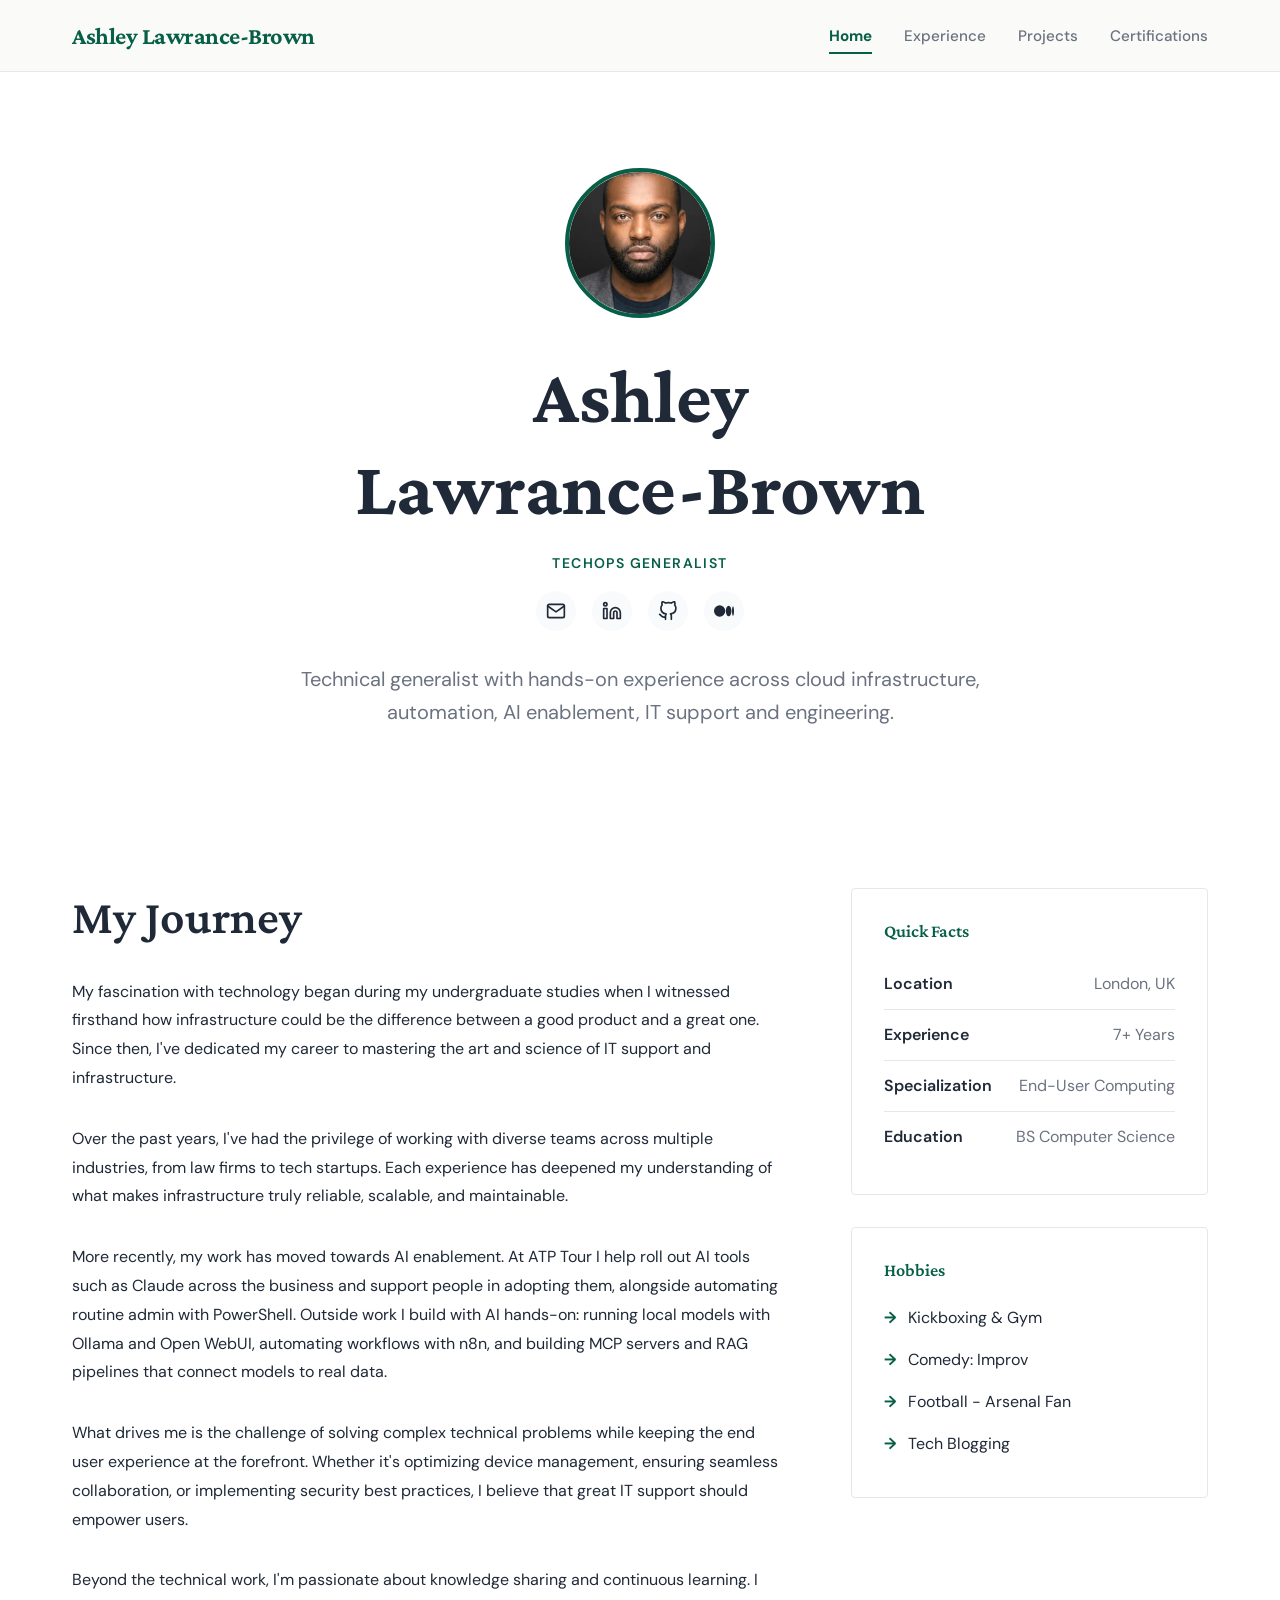
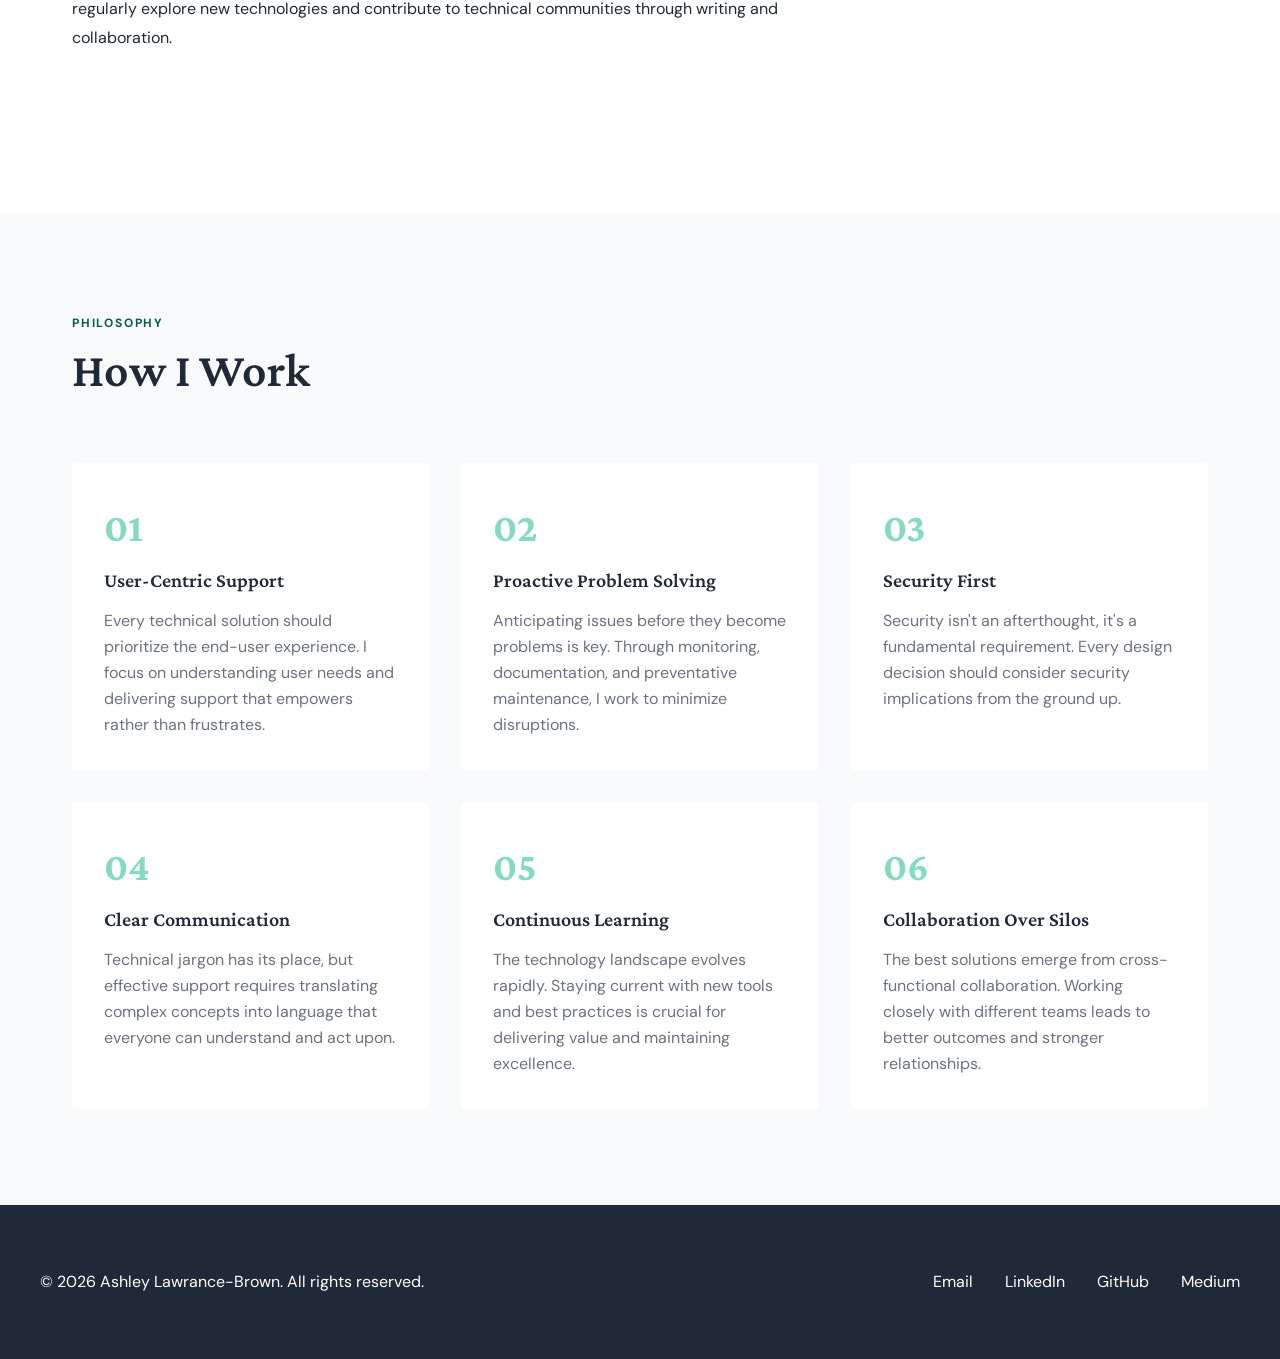
<file: public/index.html>
<!DOCTYPE html>
<html lang="en">
<head>
    <meta charset="UTF-8">
    <meta name="viewport" content="width=device-width, initial-scale=1.0">
    <title>Ashley Lawrance-Brown | TechOps Generalist</title>
    <meta name="description" content="Technical generalist with hands-on experience across cloud infrastructure, automation, AI enablement, IT support and engineering.">
    <meta property="og:type" content="website">
    <meta property="og:title" content="Ashley Lawrance-Brown | TechOps Generalist">
    <meta property="og:description" content="Technical generalist with hands-on experience across cloud infrastructure, automation, AI enablement, IT support and engineering.">
    <meta property="og:url" content="https://www.alawrancebrown.com/">
    <meta property="og:image" content="https://www.alawrancebrown.com/assets/headshot.jpg">
    <meta name="twitter:card" content="summary">
    <link rel="icon" href="/assets/favicon.ico" sizes="any">
    <link rel="icon" type="image/png" sizes="32x32" href="/assets/favicon.png">
    <link rel="icon" type="image/png" sizes="16x16" href="/assets/favicon-16x16.png">
    <link rel="apple-touch-icon" href="/assets/apple-touch-icon.png">
    <link rel="manifest" href="/assets/site.webmanifest">
    <meta name="theme-color" content="#ffffff">
    <link rel="preconnect" href="https://fonts.googleapis.com">
    <link rel="preconnect" href="https://fonts.gstatic.com" crossorigin>
    <link href="https://fonts.googleapis.com/css2?family=Crimson+Pro:wght@300;400;600;700&family=DM+Sans:wght@400;500;700&display=swap" rel="stylesheet">
    <link rel="stylesheet" href="styles.css">
    <script src="script.js" defer></script>
</head>
<body>
    <nav class="main-nav">
        <div class="nav-container">
            <a href="/" class="logo">Ashley Lawrance-Brown</a>
            <button class="menu-toggle" type="button" aria-label="Toggle menu" aria-expanded="false" aria-controls="nav-links">&#9776;</button>
            <ul class="nav-links" id="nav-links">
                <li><a href="/" class="active" aria-current="page">Home</a></li>
                <li><a href="/experience">Experience</a></li>
                <li><a href="/projects">Projects</a></li>
                <li><a href="/certifications">Certifications</a></li>
            </ul>
        </div>
    </nav>

    <main class="home-main">
        <section class="hero">
            <div class="hero-content">
                <div class="hero-avatar">
                    <img src="assets/headshot.webp" alt="Ashley Lawrance-Brown" width="400" height="502" fetchpriority="high">
                </div>
                <h1 class="hero-name">Ashley<br><span class="no-wrap">Lawrance-Brown</span></h1>
                <div class="hero-label">TechOps Generalist </div>                

                <div class="hero-social-links">
                    <a data-email-user="ashleylawbrown" data-email-domain="gmail.com" title="Email">
                        <svg xmlns="http://www.w3.org/2000/svg" width="20" height="20" viewBox="0 0 24 24" fill="none" stroke="currentColor" stroke-width="2" stroke-linecap="round" stroke-linejoin="round"><path d="M4 4h16c1.1 0 2 .9 2 2v12c0 1.1-.9 2-2 2H4c-1.1 0-2-.9-2-2V6c0-1.1.9-2 2-2z"></path><polyline points="22,6 12,13 2,6"></polyline></svg>
                    </a>
                    <a href="https://www.linkedin.com/in/ashley-lawrance-brown" title="LinkedIn" target="_blank" rel="noopener noreferrer">
                        <svg xmlns="http://www.w3.org/2000/svg" width="20" height="20" viewBox="0 0 24 24" fill="none" stroke="currentColor" stroke-width="2" stroke-linecap="round" stroke-linejoin="round"><path d="M16 8a6 6 0 0 1 6 6v7h-4v-7a2 2 0 0 0-2-2 2 2 0 0 0-2 2v7h-4v-7a6 6 0 0 1 6-6z"></path><rect x="2" y="9" width="4" height="12"></rect><circle cx="4" cy="4" r="2"></circle></svg>
                    </a>
                    <a href="https://github.com/kinglawbro" title="GitHub" target="_blank" rel="noopener noreferrer">
                        <svg xmlns="http://www.w3.org/2000/svg" width="20" height="20" viewBox="0 0 24 24" fill="none" stroke="currentColor" stroke-width="2" stroke-linecap="round" stroke-linejoin="round"><path d="M9 19c-5 1.5-5-2.5-7-3m14 6v-3.87a3.37 3.37 0 0 0-.94-2.61c3.14-.35 6.44-1.54 6.44-7A5.44 5.44 0 0 0 20 4.77 5.07 5.07 0 0 0 19.91 1S18.73.65 16 2.48a13.38 13.38 0 0 0-7 0C6.27.65 5.09 1 5.09 1A5.07 5.07 0 0 0 5 4.77a5.44 5.44 0 0 0-1.5 3.78c0 5.42 3.3 6.61 6.44 7A3.37 3.37 0 0 0 9 18.13V22"></path></svg>
                    </a>
                    <a href="https://medium.com/@ashleylawbrown" title="Medium" target="_blank" rel="noopener noreferrer">
                        <svg xmlns="http://www.w3.org/2000/svg" width="20" height="20" viewBox="0 0 24 24" fill="currentColor"><path d="M13.54 12a6.8 6.8 0 01-6.77 6.82A6.8 6.8 0 010 12a6.8 6.8 0 016.77-6.82A6.8 6.8 0 0113.54 12zM20.96 12c0 3.54-1.51 6.42-3.38 6.42-1.87 0-3.39-2.88-3.39-6.42s1.52-6.42 3.39-6.42 3.38 2.88 3.38 6.42M24 12c0 3.17-.53 5.75-1.19 5.75-.66 0-1.19-2.58-1.19-5.75s.53-5.75 1.19-5.75C23.47 6.25 24 8.83 24 12z"/></svg>
                    </a>
                </div>

                <p class="hero-description">
                    Technical generalist with hands-on experience across cloud infrastructure, automation, AI enablement, IT support and engineering.                                        
                </p>
            </div>
        </section>

        
        <section class="about-content">
            <div class="about-grid">
                <div class="about-story">
                    <h2>My Journey</h2>
                    <div class="story-text">
                        <p>
                            My fascination with technology began during my undergraduate studies when I witnessed
                            firsthand how infrastructure could be the difference between a good product and a great one.
                            Since then, I've dedicated my career to mastering the art and science of IT support and infrastructure.
                        </p>
                        <p>
                            Over the past years, I've had the privilege of working with diverse teams across multiple
                            industries, from law firms to tech startups. Each experience has deepened my understanding of what
                            makes infrastructure truly reliable, scalable, and maintainable.
                        </p>
                        <p>
                            More recently, my work has moved towards AI enablement. At ATP Tour I help roll out AI tools such as
                            Claude across the business and support people in adopting them, alongside automating routine admin
                            with PowerShell. Outside work I build with AI hands-on: running local models with Ollama and Open WebUI,
                            automating workflows with n8n, and building MCP servers and RAG pipelines that connect models to real data.
                        </p>
                        <p>
                            What drives me is the challenge of solving complex technical problems while keeping the end user
                            experience at the forefront. Whether it's optimizing device management, ensuring seamless collaboration, or
                            implementing security best practices, I believe that great IT support should empower users.
                        </p>
                        <p>
                            Beyond the technical work, I'm passionate about knowledge sharing and continuous learning. I regularly
                            explore new technologies and contribute to technical communities through writing and collaboration.
                        </p>
                    </div>
                </div>

                <aside class="about-sidebar">
                    <div class="sidebar-card">
                        <h3>Quick Facts</h3>
                        <ul class="fact-list">
                            <li>
                                <span class="fact-label">Location</span>
                                <span class="fact-value">London, UK</span>
                            </li>
                            <li>
                                <span class="fact-label">Experience</span>
                                <span class="fact-value">7+ Years</span>
                            </li>
                            <li>
                                <span class="fact-label">Specialization</span>
                                <span class="fact-value">End-User Computing</span>
                            </li>
                            <li>
                                <span class="fact-label">Education</span>
                                <span class="fact-value">BS Computer Science</span>
                            </li>
                        </ul>
                    </div>
                   
                    <div class="sidebar-card">
                        <h3>Hobbies</h3>
                        <ul class="learning-list">
                            <li>Kickboxing & Gym</li>
                            <li>Comedy: Improv</li>
                            <li>Football - Arsenal Fan</li>
                            <li>Tech Blogging</li>
                        </ul>
                    </div>
                </aside>
            </div>
        </section>

        <section class="philosophy">
            <div class="philosophy-content">
                <span class="section-label">Philosophy</span>
                <h2 class="section-title">How I Work</h2>
                <div class="principles-grid">
                    <article class="principle">
                        <div class="principle-number">01</div>
                        <h3>User-Centric Support</h3>
                        <p>
                            Every technical solution should prioritize the end-user experience. I focus on understanding
                            user needs and delivering support that empowers rather than frustrates.
                        </p>
                    </article>
                    <article class="principle">
                        <div class="principle-number">02</div>
                        <h3>Proactive Problem Solving</h3>
                        <p>
                            Anticipating issues before they become problems is key. Through monitoring, documentation,
                            and preventative maintenance, I work to minimize disruptions.
                        </p>
                    </article>
                    <article class="principle">
                        <div class="principle-number">03</div>
                        <h3>Security First</h3>
                        <p>
                            Security isn't an afterthought, it's a fundamental requirement. Every design decision
                            should consider security implications from the ground up.
                        </p>
                    </article>
                    <article class="principle">
                        <div class="principle-number">04</div>
                        <h3>Clear Communication</h3>
                        <p>
                            Technical jargon has its place, but effective support requires translating complex concepts
                            into language that everyone can understand and act upon.
                        </p>
                    </article>
                    <article class="principle">
                        <div class="principle-number">05</div>
                        <h3>Continuous Learning</h3>
                        <p>
                            The technology landscape evolves rapidly. Staying current with new tools and best
                            practices is crucial for delivering value and maintaining excellence.
                        </p>
                    </article>
                    <article class="principle">
                        <div class="principle-number">06</div>
                        <h3>Collaboration Over Silos</h3>
                        <p>
                            The best solutions emerge from cross-functional collaboration. Working closely with
                            different teams leads to better outcomes and stronger relationships.
                        </p>
                    </article>
                </div>
            </div>
        </section>
    </main>

    <footer class="main-footer">
        <div class="footer-content">
            <p>&copy; 2026 Ashley Lawrance-Brown. All rights reserved.</p>
            <div class="footer-links">
                <a data-email-user="ashleylawbrown" data-email-domain="gmail.com">Email</a>
                <a href="https://www.linkedin.com/in/ashley-lawrance-brown" target="_blank" rel="noopener noreferrer">LinkedIn</a>
                <a href="https://github.com/kinglawbro" target="_blank" rel="noopener noreferrer">GitHub</a>
                <a href="https://medium.com/@ashleylawbrown" target="_blank" rel="noopener noreferrer">Medium</a>
            </div>
        </div>
    </footer>

</body>
</html>
</file>
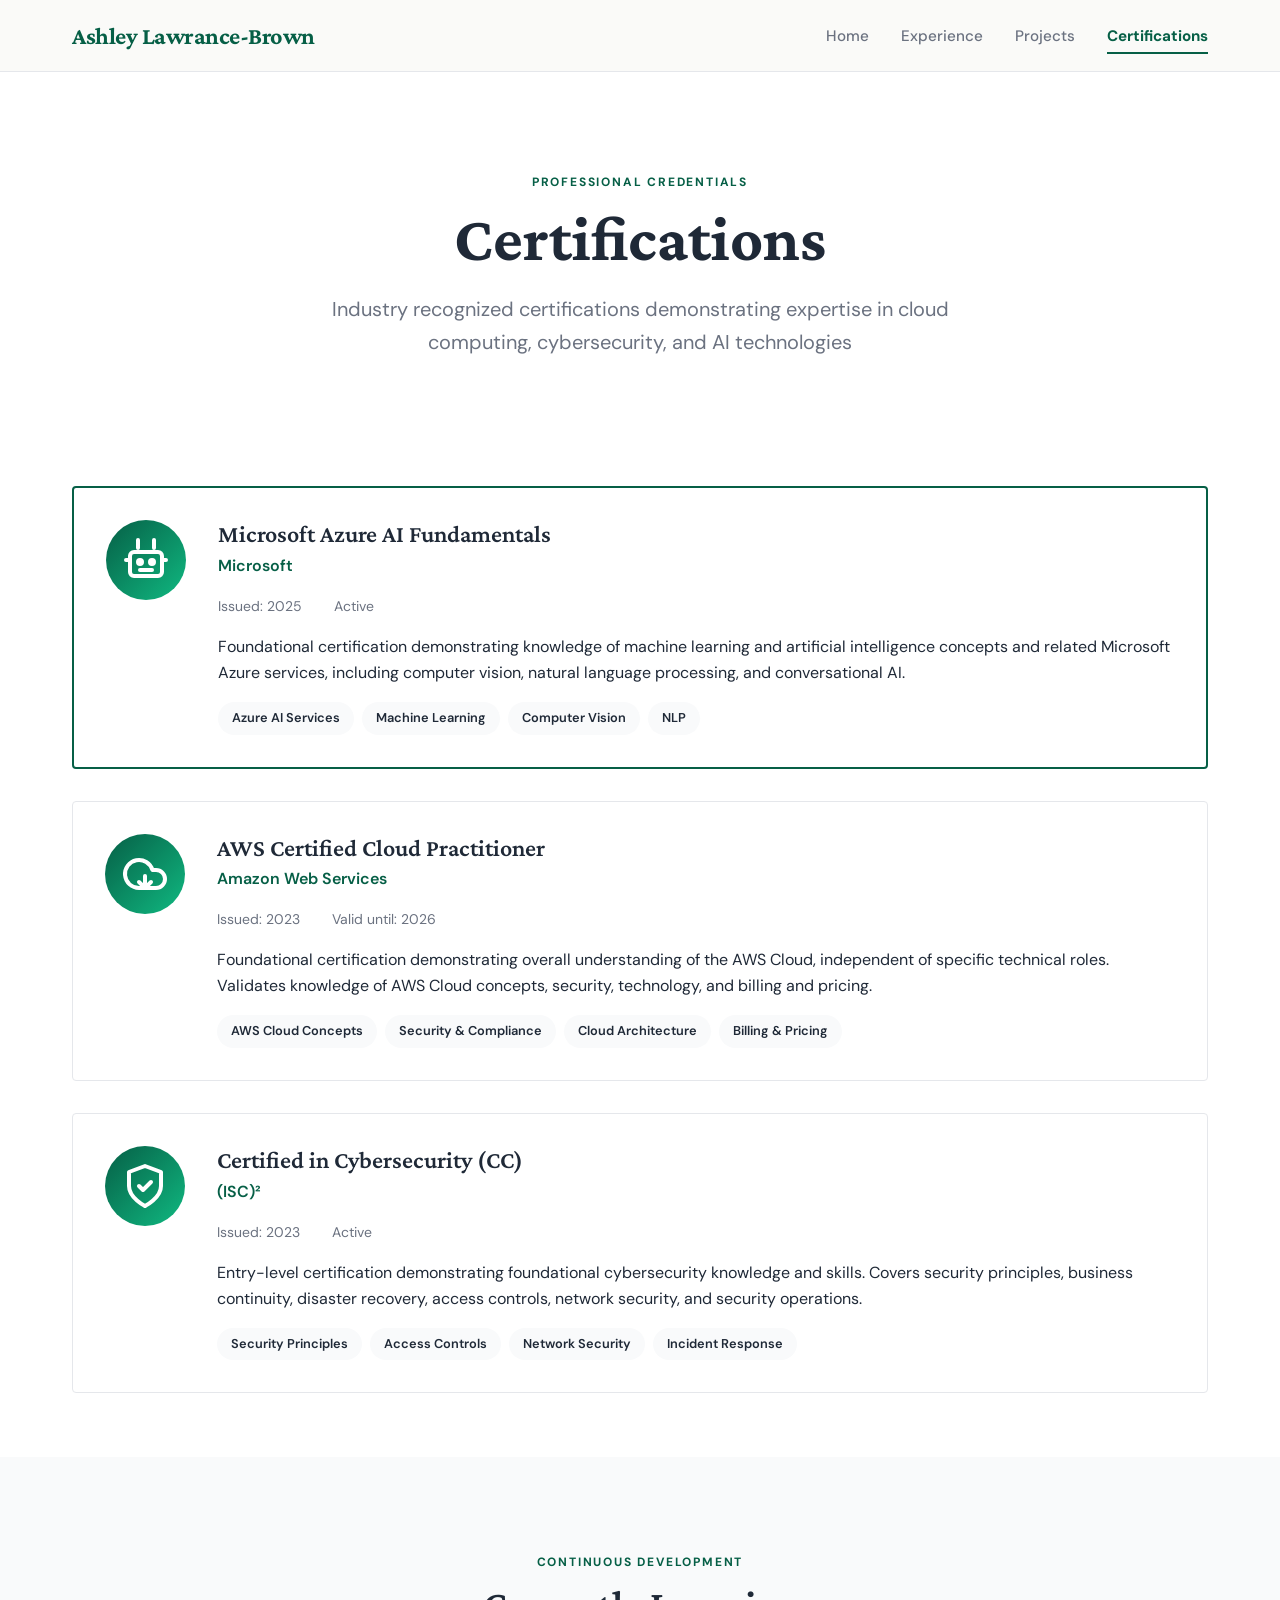
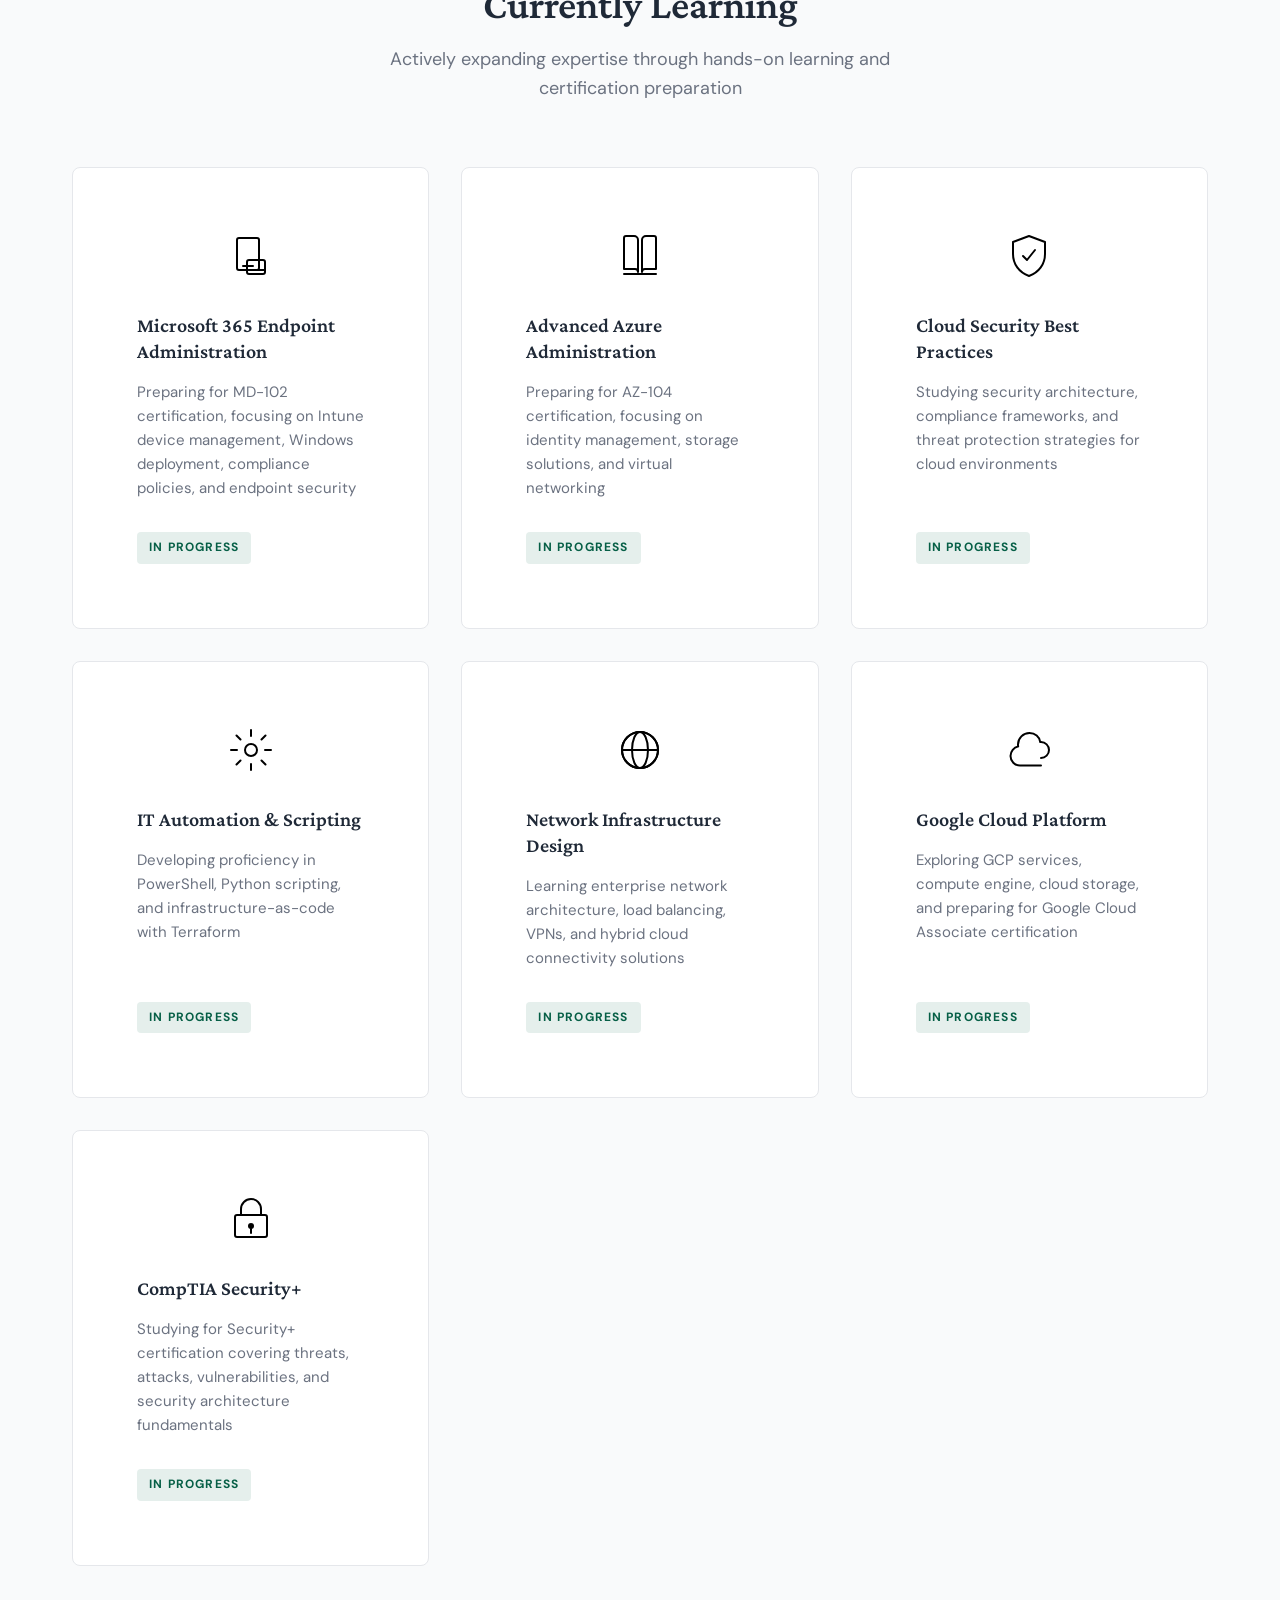
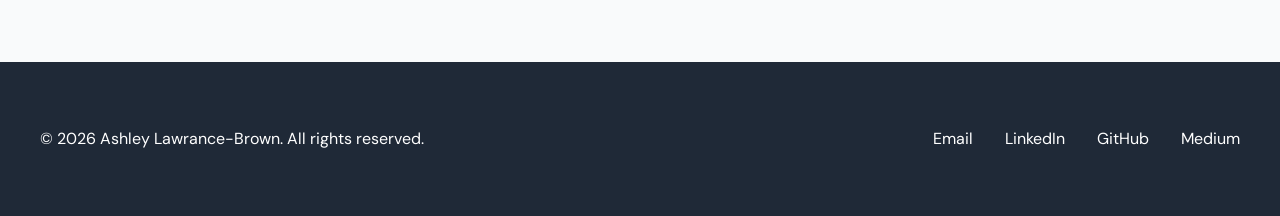
<file: public/certifications.html>
<!DOCTYPE html>
<html lang="en">
<head>
    <meta charset="UTF-8">
    <meta name="viewport" content="width=device-width, initial-scale=1.0">
    <title>Certifications | Ashley Lawrance-Brown</title>
    <meta name="description" content="Industry recognized certifications demonstrating expertise in cloud computing, cybersecurity, and AI technologies">
    <meta property="og:type" content="website">
    <meta property="og:title" content="Certifications | Ashley Lawrance-Brown">
    <meta property="og:description" content="Industry recognized certifications demonstrating expertise in cloud computing, cybersecurity, and AI technologies">
    <meta property="og:url" content="https://www.alawrancebrown.com/certifications">
    <meta property="og:image" content="https://www.alawrancebrown.com/assets/headshot.jpg">
    <meta name="twitter:card" content="summary">
    <link rel="icon" href="/assets/favicon.ico" sizes="any">
    <link rel="icon" type="image/png" sizes="32x32" href="/assets/favicon.png">
    <link rel="icon" type="image/png" sizes="16x16" href="/assets/favicon-16x16.png">
    <link rel="apple-touch-icon" href="/assets/apple-touch-icon.png">
    <link rel="manifest" href="/assets/site.webmanifest">
    <meta name="theme-color" content="#ffffff">
    <link rel="preconnect" href="https://fonts.googleapis.com">
    <link rel="preconnect" href="https://fonts.gstatic.com" crossorigin>
    <link href="https://fonts.googleapis.com/css2?family=Crimson+Pro:wght@300;400;600;700&family=DM+Sans:wght@400;500;700&display=swap" rel="stylesheet">
    <link rel="stylesheet" href="styles.css">
    <script src="script.js" defer></script>
</head>
<body>
    <nav class="main-nav">
        <div class="nav-container">
            <a href="/" class="logo">Ashley Lawrance-Brown</a>
            <button class="menu-toggle" type="button" aria-label="Toggle menu" aria-expanded="false" aria-controls="nav-links">&#9776;</button>
            <ul class="nav-links" id="nav-links">
                <li><a href="/">Home</a></li>
                <li><a href="/experience">Experience</a></li>
                <li><a href="/projects">Projects</a></li>
                <li><a href="/certifications" class="active" aria-current="page">Certifications</a></li>
            </ul>
        </div>
    </nav>

    <main class="certifications-main">
        <section class="page-hero">
            <div class="page-hero-content">
                <span class="page-label">Professional Credentials</span>
                <h1 class="page-title">Certifications</h1>
                <p class="page-subtitle">Industry recognized certifications demonstrating expertise in cloud computing, cybersecurity, and AI technologies</p>
            </div>
        </section>

        <section class="certifications-content">            

            <div class="certs-grid">
                <article class="cert-card premium">
                    <div class="cert-badge">
                        <div class="badge-icon">
                            <img src="assets/icons/robot.svg" alt="AI Robot icon">
                        </div>
                    </div>
                    <div class="cert-content">
                        <h3 class="cert-title">Microsoft Azure AI Fundamentals</h3>
                        <p class="cert-issuer">Microsoft</p>
                        <div class="cert-details">
                            <span class="cert-date">Issued: 2025</span>
                            <span class="cert-validity">Active</span>
                        </div>
                        <p class="cert-description">
                            Foundational certification demonstrating knowledge of machine learning and artificial
                            intelligence concepts and related Microsoft Azure services, including computer vision,
                            natural language processing, and conversational AI.
                        </p>
                        <div class="cert-skills">
                            <span class="skill-pill">Azure AI Services</span>
                            <span class="skill-pill">Machine Learning</span>
                            <span class="skill-pill">Computer Vision</span>
                            <span class="skill-pill">NLP</span>
                        </div>
                    </div>
                </article>

                <article class="cert-card">
                    <div class="cert-badge">
                        <div class="badge-icon">
                            <img src="assets/icons/cloud-aws.svg" alt="Cloud icon">
                        </div>
                    </div>
                    <div class="cert-content">
                        <h3 class="cert-title">AWS Certified Cloud Practitioner</h3>
                        <p class="cert-issuer">Amazon Web Services</p>
                        <div class="cert-details">
                            <span class="cert-date">Issued: 2023</span>
                            <span class="cert-validity">Valid until: 2026</span>
                        </div>
                        <p class="cert-description">
                            Foundational certification demonstrating overall understanding of the AWS Cloud,
                            independent of specific technical roles. Validates knowledge of AWS Cloud concepts,
                            security, technology, and billing and pricing.
                        </p>
                        <div class="cert-skills">
                            <span class="skill-pill">AWS Cloud Concepts</span>
                            <span class="skill-pill">Security & Compliance</span>
                            <span class="skill-pill">Cloud Architecture</span>
                            <span class="skill-pill">Billing & Pricing</span>
                        </div>
                    </div>
                </article>

                <article class="cert-card">
                    <div class="cert-badge">
                        <div class="badge-icon">
                            <img src="assets/icons/security.svg" alt="Security icon">
                        </div>
                    </div>
                    <div class="cert-content">
                        <h3 class="cert-title">Certified in Cybersecurity (CC)</h3>
                        <p class="cert-issuer">(ISC)²</p>
                        <div class="cert-details">
                            <span class="cert-date">Issued: 2023</span>
                            <span class="cert-validity">Active</span>
                        </div>
                        <p class="cert-description">
                            Entry-level certification demonstrating foundational cybersecurity knowledge and skills.
                            Covers security principles, business continuity, disaster recovery, access controls,
                            network security, and security operations.
                        </p>
                        <div class="cert-skills">
                            <span class="skill-pill">Security Principles</span>
                            <span class="skill-pill">Access Controls</span>
                            <span class="skill-pill">Network Security</span>
                            <span class="skill-pill">Incident Response</span>
                        </div>
                    </div>
                </article>
            </div>
        </section>

        <section class="learning-section">
            <div class="learning-content">
                <div class="learning-header">
                    <span class="section-label">Continuous Development</span>
                    <h2 class="section-title">Currently Learning</h2>
                    <p class="section-description">Actively expanding expertise through hands-on learning and certification preparation</p>
                </div>

                <div class="learning-grid">
                    <div class="learning-card">
                        <div class="learning-icon">
                            <img src="assets/icons/device.svg" alt="Device icon">
                        </div>
                        <h3 class="learning-title">Microsoft 365 Endpoint Administration</h3>
                        <p class="learning-description">Preparing for MD-102 certification, focusing on Intune device management, Windows deployment, compliance policies, and endpoint security</p>
                        <span class="learning-status">In Progress</span>
                    </div>

                    <div class="learning-card">
                        <div class="learning-icon">
                            <img src="assets/icons/book.svg" alt="Book icon">
                        </div>
                        <h3 class="learning-title">Advanced Azure Administration</h3>
                        <p class="learning-description">Preparing for AZ-104 certification, focusing on identity management, storage solutions, and virtual networking</p>
                        <span class="learning-status">In Progress</span>
                    </div>

                    <div class="learning-card">
                        <div class="learning-icon">
                            <img src="assets/icons/shield.svg" alt="Shield icon">
                        </div>
                        <h3 class="learning-title">Cloud Security Best Practices</h3>
                        <p class="learning-description">Studying security architecture, compliance frameworks, and threat protection strategies for cloud environments</p>
                        <span class="learning-status">In Progress</span>
                    </div>

                    <div class="learning-card">
                        <div class="learning-icon">
                            <img src="assets/icons/gear.svg" alt="Gear icon">
                        </div>
                        <h3 class="learning-title">IT Automation & Scripting</h3>
                        <p class="learning-description">Developing proficiency in PowerShell, Python scripting, and infrastructure-as-code with Terraform</p>
                        <span class="learning-status">In Progress</span>
                    </div>

                    <div class="learning-card">
                        <div class="learning-icon">
                            <img src="assets/icons/network.svg" alt="Network icon">
                        </div>
                        <h3 class="learning-title">Network Infrastructure Design</h3>
                        <p class="learning-description">Learning enterprise network architecture, load balancing, VPNs, and hybrid cloud connectivity solutions</p>
                        <span class="learning-status">In Progress</span>
                    </div>

                    <div class="learning-card">
                        <div class="learning-icon">
                            <img src="assets/icons/cloud.svg" alt="Cloud icon">
                        </div>
                        <h3 class="learning-title">Google Cloud Platform</h3>
                        <p class="learning-description">Exploring GCP services, compute engine, cloud storage, and preparing for Google Cloud Associate certification</p>
                        <span class="learning-status">In Progress</span>
                    </div>

                    <div class="learning-card">
                        <div class="learning-icon">
                            <img src="assets/icons/lock.svg" alt="Lock icon">
                        </div>
                        <h3 class="learning-title">CompTIA Security+</h3>
                        <p class="learning-description">Studying for Security+ certification covering threats, attacks, vulnerabilities, and security architecture fundamentals</p>
                        <span class="learning-status">In Progress</span>
                    </div>
                </div>
            </div>
        </section> 
    </main>

    <footer class="main-footer">
        <div class="footer-content">
            <p>&copy; 2026 Ashley Lawrance-Brown. All rights reserved.</p>
            <div class="footer-links">
                <a data-email-user="ashleylawbrown" data-email-domain="gmail.com">Email</a>
                <a href="https://www.linkedin.com/in/ashley-lawrance-brown" target="_blank" rel="noopener noreferrer">LinkedIn</a>
                <a href="https://github.com/kinglawbro" target="_blank" rel="noopener noreferrer">GitHub</a>
                <a href="https://medium.com/@ashleylawbrown" target="_blank" rel="noopener noreferrer">Medium</a>
            </div>
        </div>
    </footer>

</body>
</html>
</file>
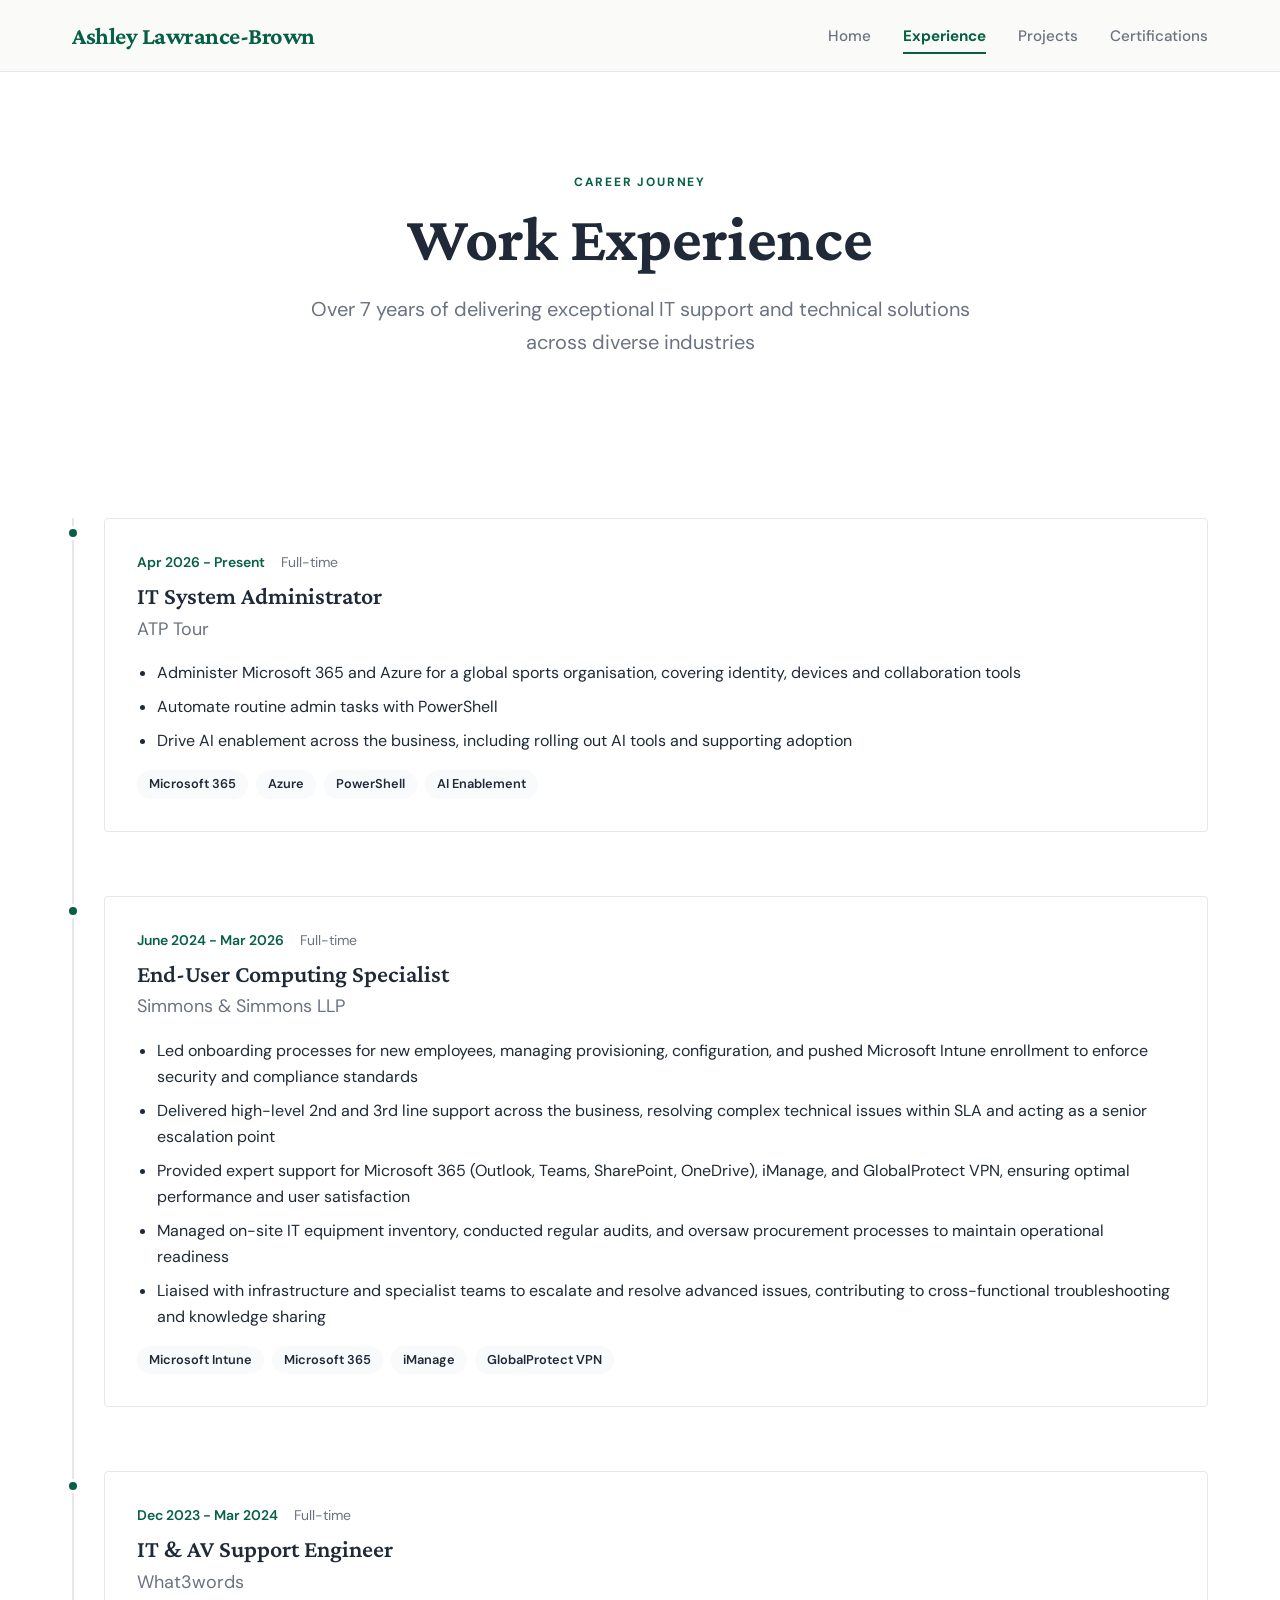
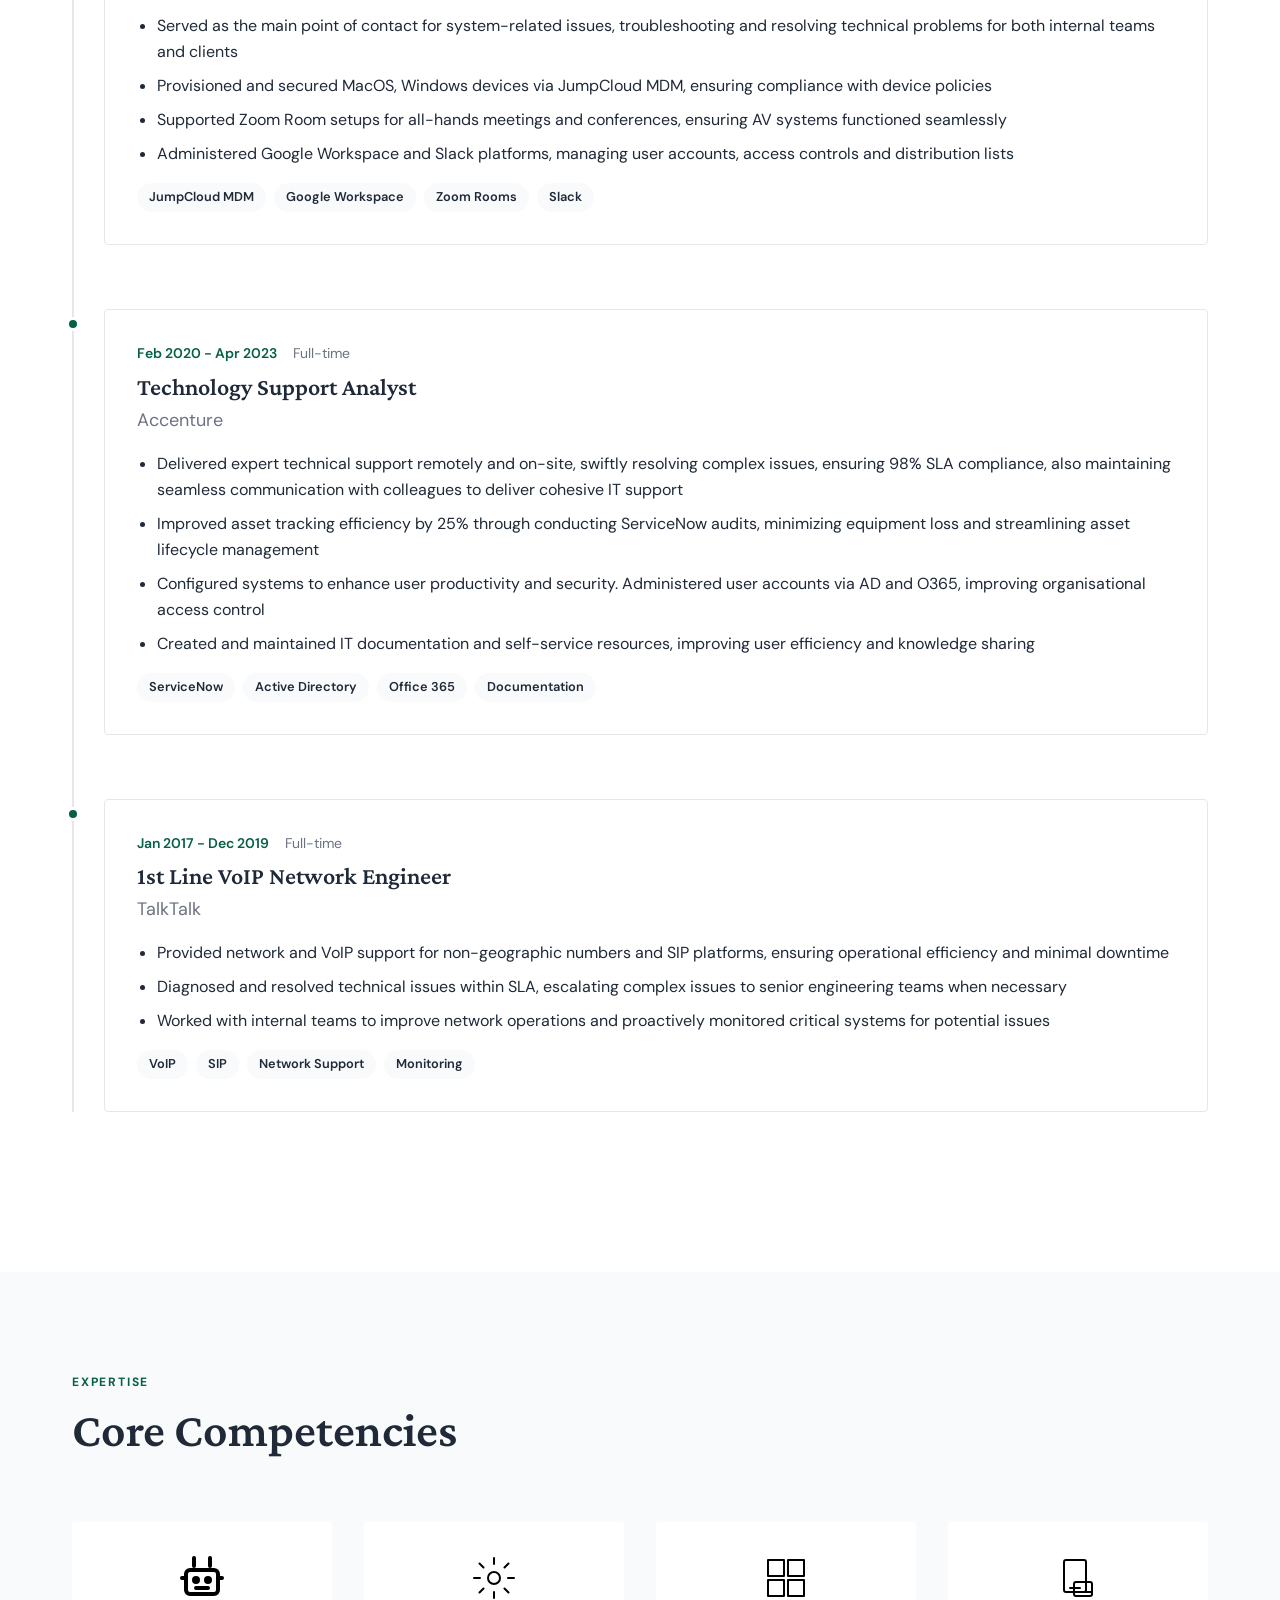
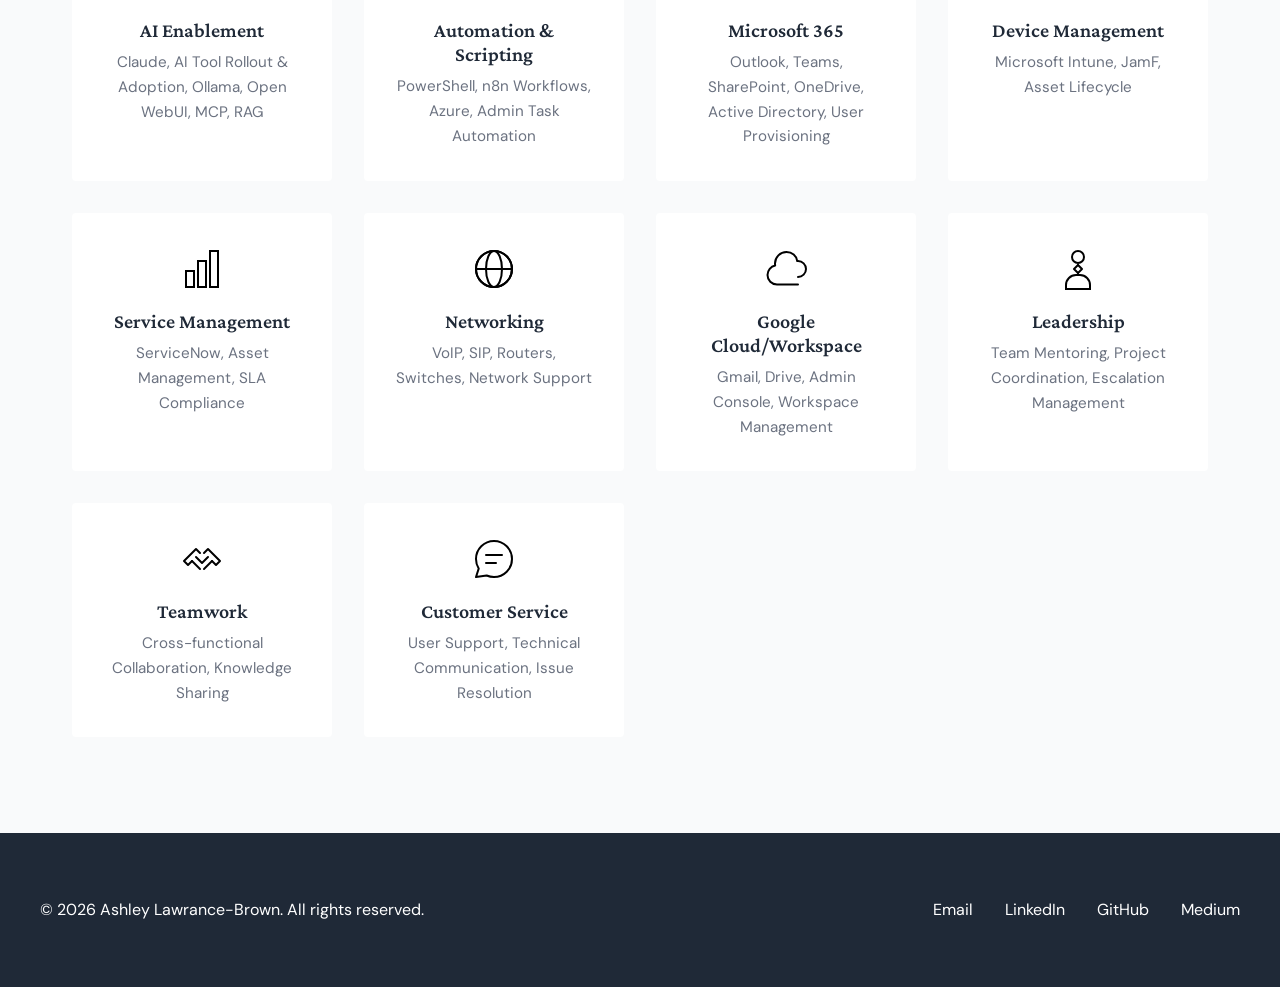
<file: public/experience.html>
<!DOCTYPE html>
<html lang="en">
<head>
    <meta charset="UTF-8">
    <meta name="viewport" content="width=device-width, initial-scale=1.0">
    <title>Experience | Ashley Lawrance-Brown</title>
    <meta name="description" content="Over 7 years of delivering exceptional IT support and technical solutions across diverse industries">
    <meta property="og:type" content="website">
    <meta property="og:title" content="Experience | Ashley Lawrance-Brown">
    <meta property="og:description" content="Over 7 years of delivering exceptional IT support and technical solutions across diverse industries">
    <meta property="og:url" content="https://www.alawrancebrown.com/experience">
    <meta property="og:image" content="https://www.alawrancebrown.com/assets/headshot.jpg">
    <meta name="twitter:card" content="summary">
    <link rel="icon" href="/assets/favicon.ico" sizes="any">
    <link rel="icon" type="image/png" sizes="32x32" href="/assets/favicon.png">
    <link rel="icon" type="image/png" sizes="16x16" href="/assets/favicon-16x16.png">
    <link rel="apple-touch-icon" href="/assets/apple-touch-icon.png">
    <link rel="manifest" href="/assets/site.webmanifest">
    <meta name="theme-color" content="#ffffff">
    <link rel="preconnect" href="https://fonts.googleapis.com">
    <link rel="preconnect" href="https://fonts.gstatic.com" crossorigin>
    <link href="https://fonts.googleapis.com/css2?family=Crimson+Pro:wght@300;400;600;700&family=DM+Sans:wght@400;500;700&display=swap" rel="stylesheet">
    <link rel="stylesheet" href="styles.css">
    <script src="script.js" defer></script>
</head>
<body>
    <nav class="main-nav">
        <div class="nav-container">
            <a href="/" class="logo">Ashley Lawrance-Brown</a>
            <button class="menu-toggle" type="button" aria-label="Toggle menu" aria-expanded="false" aria-controls="nav-links">&#9776;</button>
            <ul class="nav-links" id="nav-links">
                <li><a href="/">Home</a></li>
                <li><a href="/experience" class="active" aria-current="page">Experience</a></li>
                <li><a href="/projects">Projects</a></li>
                <li><a href="/certifications">Certifications</a></li>
            </ul>
        </div>
    </nav>

    <main class="experience-main">
        <section class="page-hero">
            <div class="page-hero-content">
                <span class="page-label">Career Journey</span>
                <h1 class="page-title">Work Experience</h1>
                <p class="page-subtitle">Over 7 years of delivering exceptional IT support and technical solutions across diverse industries</p>
            </div>
        </section>

        <section class="experience">
            <div class="timeline">
                <article class="timeline-item">
                    <div class="timeline-marker"></div>
                    <div class="timeline-content">
                        <div class="timeline-meta">
                            <span class="timeline-period">Apr 2026 - Present</span>
                            <span class="timeline-type">Full-time</span>
                        </div>
                        <h3 class="timeline-role">IT System Administrator</h3>
                        <p class="timeline-company">ATP Tour</p>
                        <ul class="timeline-highlights">
                            <li>Administer Microsoft 365 and Azure for a global sports organisation, covering identity, devices and collaboration tools</li>
                            <li>Automate routine admin tasks with PowerShell</li>
                            <li>Drive AI enablement across the business, including rolling out AI tools and supporting adoption</li>
                        </ul>
                        <div class="timeline-tags">
                            <span class="tag">Microsoft 365</span>
                            <span class="tag">Azure</span>
                            <span class="tag">PowerShell</span>
                            <span class="tag">AI Enablement</span>
                        </div>
                    </div>
                </article>

                <article class="timeline-item">
                    <div class="timeline-marker"></div>
                    <div class="timeline-content">
                        <div class="timeline-meta">
                            <span class="timeline-period">June 2024 - Mar 2026</span>
                            <span class="timeline-type">Full-time</span>
                        </div>
                        <h3 class="timeline-role">End-User Computing Specialist</h3>
                        <p class="timeline-company">Simmons & Simmons LLP</p>
                        <ul class="timeline-highlights">
                            <li>Led onboarding processes for new employees, managing provisioning, configuration, and pushed Microsoft Intune enrollment to enforce security and compliance standards</li>
                            <li>Delivered high-level 2nd and 3rd line support across the business, resolving complex technical issues within SLA and acting as a senior escalation point</li>
                            <li>Provided expert support for Microsoft 365 (Outlook, Teams, SharePoint, OneDrive), iManage, and GlobalProtect VPN, ensuring optimal performance and user satisfaction</li>
                            <li>Managed on-site IT equipment inventory, conducted regular audits, and oversaw procurement processes to maintain operational readiness</li>
                            <li>Liaised with infrastructure and specialist teams to escalate and resolve advanced issues, contributing to cross-functional troubleshooting and knowledge sharing</li>
                        </ul>
                        <div class="timeline-tags">
                            <span class="tag">Microsoft Intune</span>
                            <span class="tag">Microsoft 365</span>
                            <span class="tag">iManage</span>
                            <span class="tag">GlobalProtect VPN</span>
                        </div>
                    </div>
                </article>

                <article class="timeline-item">
                    <div class="timeline-marker"></div>
                    <div class="timeline-content">
                        <div class="timeline-meta">
                            <span class="timeline-period">Dec 2023 - Mar 2024</span>
                            <span class="timeline-type">Full-time</span>
                        </div>
                        <h3 class="timeline-role">IT & AV Support Engineer</h3>
                        <p class="timeline-company">What3words</p>
                        <ul class="timeline-highlights">
                            <li>Served as the main point of contact for system-related issues, troubleshooting and resolving technical problems for both internal teams and clients</li>
                            <li>Provisioned and secured MacOS, Windows devices via JumpCloud MDM, ensuring compliance with device policies</li>
                            <li>Supported Zoom Room setups for all-hands meetings and conferences, ensuring AV systems functioned seamlessly</li>
                            <li>Administered Google Workspace and Slack platforms, managing user accounts, access controls and distribution lists</li>
                        </ul>
                        <div class="timeline-tags">
                            <span class="tag">JumpCloud MDM</span>
                            <span class="tag">Google Workspace</span>
                            <span class="tag">Zoom Rooms</span>
                            <span class="tag">Slack</span>
                        </div>
                    </div>
                </article>

                <article class="timeline-item">
                    <div class="timeline-marker"></div>
                    <div class="timeline-content">
                        <div class="timeline-meta">
                            <span class="timeline-period">Feb 2020 - Apr 2023</span>
                            <span class="timeline-type">Full-time</span>
                        </div>
                        <h3 class="timeline-role">Technology Support Analyst</h3>
                        <p class="timeline-company">Accenture</p>
                        <ul class="timeline-highlights">
                            <li>Delivered expert technical support remotely and on-site, swiftly resolving complex issues, ensuring 98% SLA compliance, also maintaining seamless communication with colleagues to deliver cohesive IT support</li>
                            <li>Improved asset tracking efficiency by 25% through conducting ServiceNow audits, minimizing equipment loss and streamlining asset lifecycle management</li>
                            <li>Configured systems to enhance user productivity and security. Administered user accounts via AD and O365, improving organisational access control</li>
                            <li>Created and maintained IT documentation and self-service resources, improving user efficiency and knowledge sharing</li>
                        </ul>
                        <div class="timeline-tags">
                            <span class="tag">ServiceNow</span>
                            <span class="tag">Active Directory</span>
                            <span class="tag">Office 365</span>
                            <span class="tag">Documentation</span>
                        </div>
                    </div>
                </article>

                <article class="timeline-item">
                    <div class="timeline-marker"></div>
                    <div class="timeline-content">
                        <div class="timeline-meta">
                            <span class="timeline-period">Jan 2017 - Dec 2019</span>
                            <span class="timeline-type">Full-time</span>
                        </div>
                        <h3 class="timeline-role">1st Line VoIP Network Engineer</h3>
                        <p class="timeline-company">TalkTalk</p>
                        <ul class="timeline-highlights">
                            <li>Provided network and VoIP support for non-geographic numbers and SIP platforms, ensuring operational efficiency and minimal downtime</li>
                            <li>Diagnosed and resolved technical issues within SLA, escalating complex issues to senior engineering teams when necessary</li>
                            <li>Worked with internal teams to improve network operations and proactively monitored critical systems for potential issues</li>
                        </ul>
                        <div class="timeline-tags">
                            <span class="tag">VoIP</span>
                            <span class="tag">SIP</span>
                            <span class="tag">Network Support</span>
                            <span class="tag">Monitoring</span>
                        </div>
                    </div>
                </article>
            </div>
        </section>

    <section class="skills-overview">
            <div class="section-header">
                <span class="section-label">Expertise</span>
                <h2 class="section-title">Core Competencies</h2>
            </div>

            <div class="skills-grid">
                <div class="skill-category">
                    <div class="skill-icon">
                        <img src="assets/icons/robot.svg" alt="AI icon">
                    </div>
                    <h3>AI Enablement</h3>
                    <p>Claude, AI Tool Rollout &amp; Adoption, Ollama, Open WebUI, MCP, RAG</p>
                </div>
                <div class="skill-category">
                    <div class="skill-icon">
                        <img src="assets/icons/gear.svg" alt="Gear icon">
                    </div>
                    <h3>Automation &amp; Scripting</h3>
                    <p>PowerShell, n8n Workflows, Azure, Admin Task Automation</p>
                </div>
                <div class="skill-category">
                    <div class="skill-icon">
                        <img src="assets/icons/microsoft.svg" alt="Microsoft icon">
                    </div>
                    <h3>Microsoft 365</h3>
                    <p>Outlook, Teams, SharePoint, OneDrive, Active Directory, User Provisioning</p>
                </div>
                <div class="skill-category">
                    <div class="skill-icon">
                        <img src="assets/icons/device.svg" alt="Device icon">
                    </div>
                    <h3>Device Management</h3>
                    <p>Microsoft Intune, JamF, Asset Lifecycle</p>
                </div>
                <div class="skill-category">
                    <div class="skill-icon">
                        <img src="assets/icons/chart.svg" alt="Chart icon">
                    </div>
                    <h3>Service Management</h3>
                    <p>ServiceNow, Asset Management, SLA Compliance</p>
                </div>
                <div class="skill-category">
                    <div class="skill-icon">
                        <img src="assets/icons/network.svg" alt="Network icon">
                    </div>
                    <h3>Networking</h3>
                    <p>VoIP, SIP, Routers, Switches, Network Support</p>
                </div>
                <div class="skill-category">
                    <div class="skill-icon">
                        <img src="assets/icons/cloud.svg" alt="Cloud icon">
                    </div>
                    <h3>Google Cloud/Workspace</h3>
                    <p>Gmail, Drive, Admin Console, Workspace Management</p>
                </div>
                <div class="skill-category">
                    <div class="skill-icon">
                        <img src="assets/icons/leader.svg" alt="Leadership icon">
                    </div>
                    <h3>Leadership</h3>
                    <p>Team Mentoring, Project Coordination, Escalation Management</p>
                </div>
                <div class="skill-category">
                    <div class="skill-icon">
                        <img src="assets/icons/handshake.svg" alt="Handshake icon">
                    </div>
                    <h3>Teamwork</h3>
                    <p>Cross-functional Collaboration, Knowledge Sharing</p>
                </div>
                <div class="skill-category">
                    <div class="skill-icon">
                        <img src="assets/icons/message.svg" alt="Message icon">
                    </div>
                    <h3>Customer Service</h3>
                    <p>User Support, Technical Communication, Issue Resolution</p>
                </div>
            </div>
        </section>
    </main>

    <footer class="main-footer">
        <div class="footer-content">
            <p>&copy; 2026 Ashley Lawrance-Brown. All rights reserved.</p>
            <div class="footer-links">
                <a data-email-user="ashleylawbrown" data-email-domain="gmail.com">Email</a>
                <a href="https://www.linkedin.com/in/ashley-lawrance-brown" target="_blank" rel="noopener noreferrer">LinkedIn</a>
                <a href="https://github.com/kinglawbro" target="_blank" rel="noopener noreferrer">GitHub</a>
                <a href="https://medium.com/@ashleylawbrown" target="_blank" rel="noopener noreferrer">Medium</a>
            </div>
        </div>
    </footer>

</body>
</html>
</file>
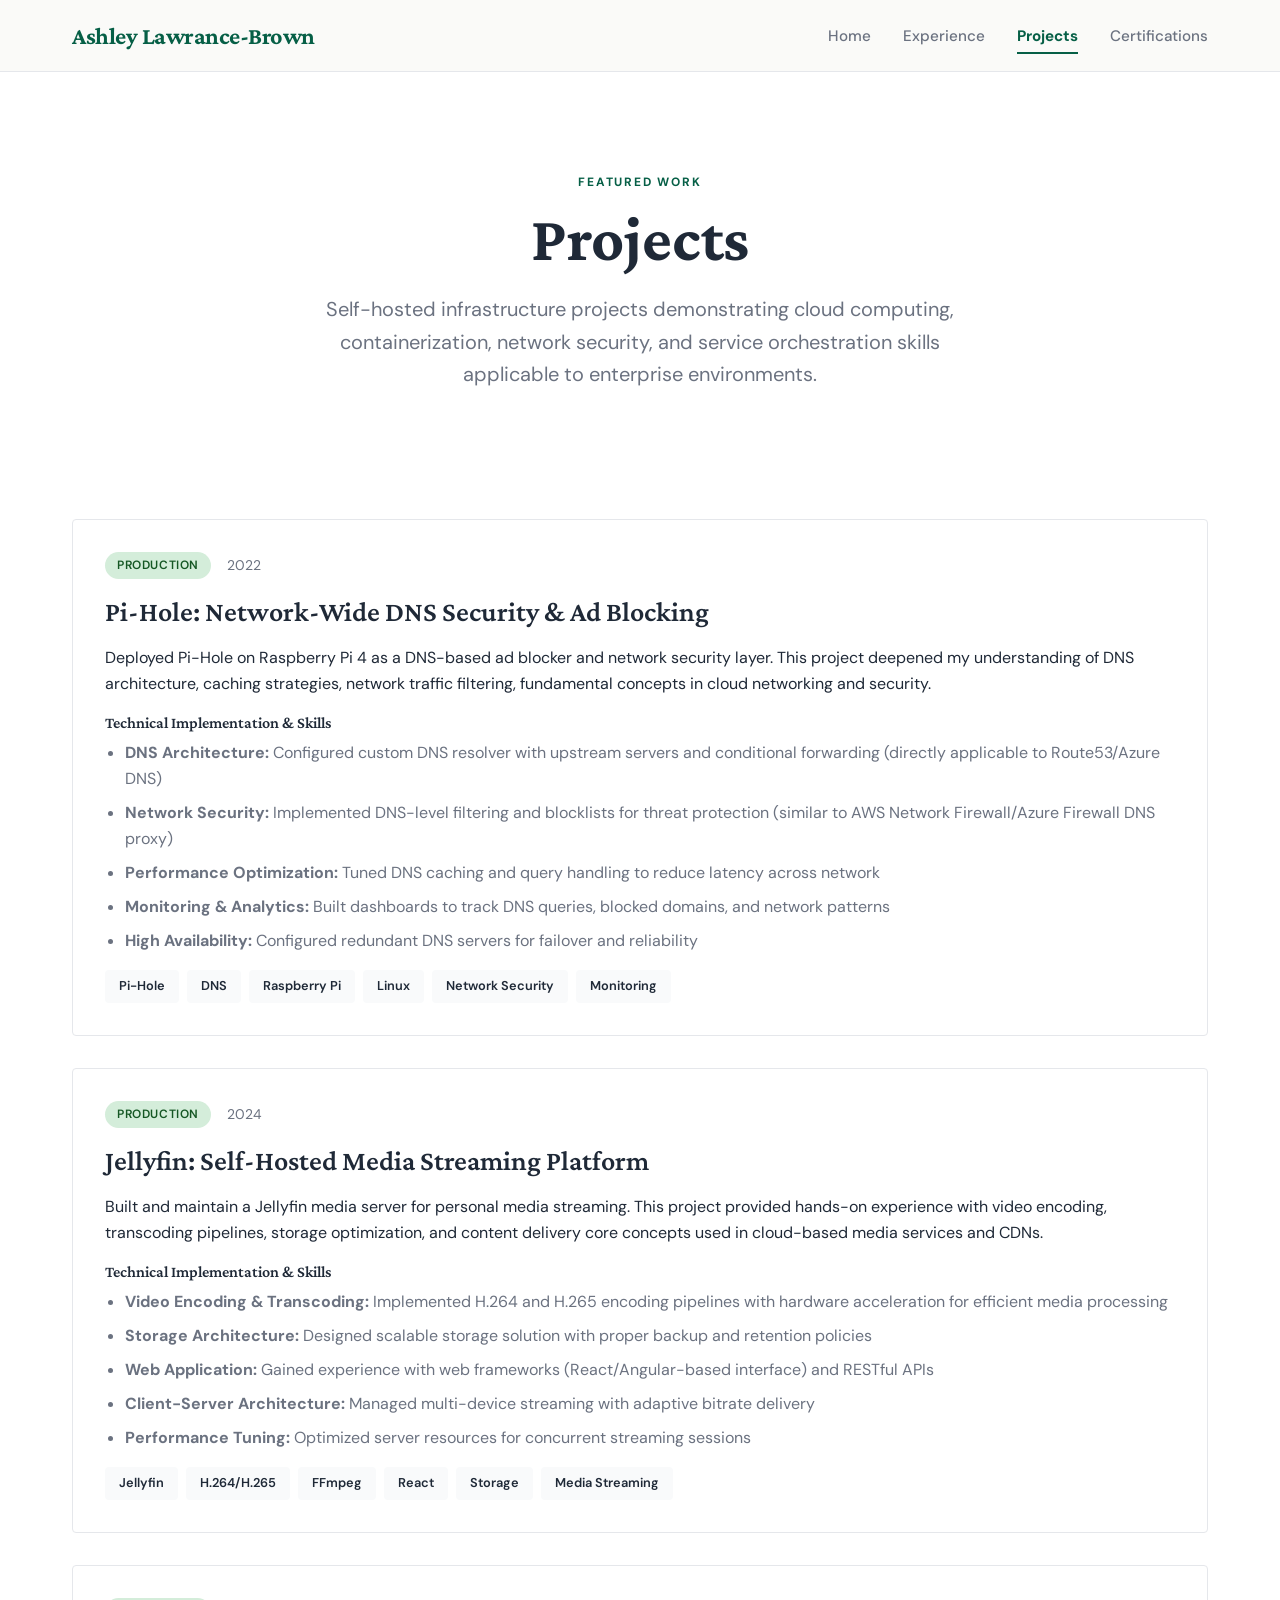
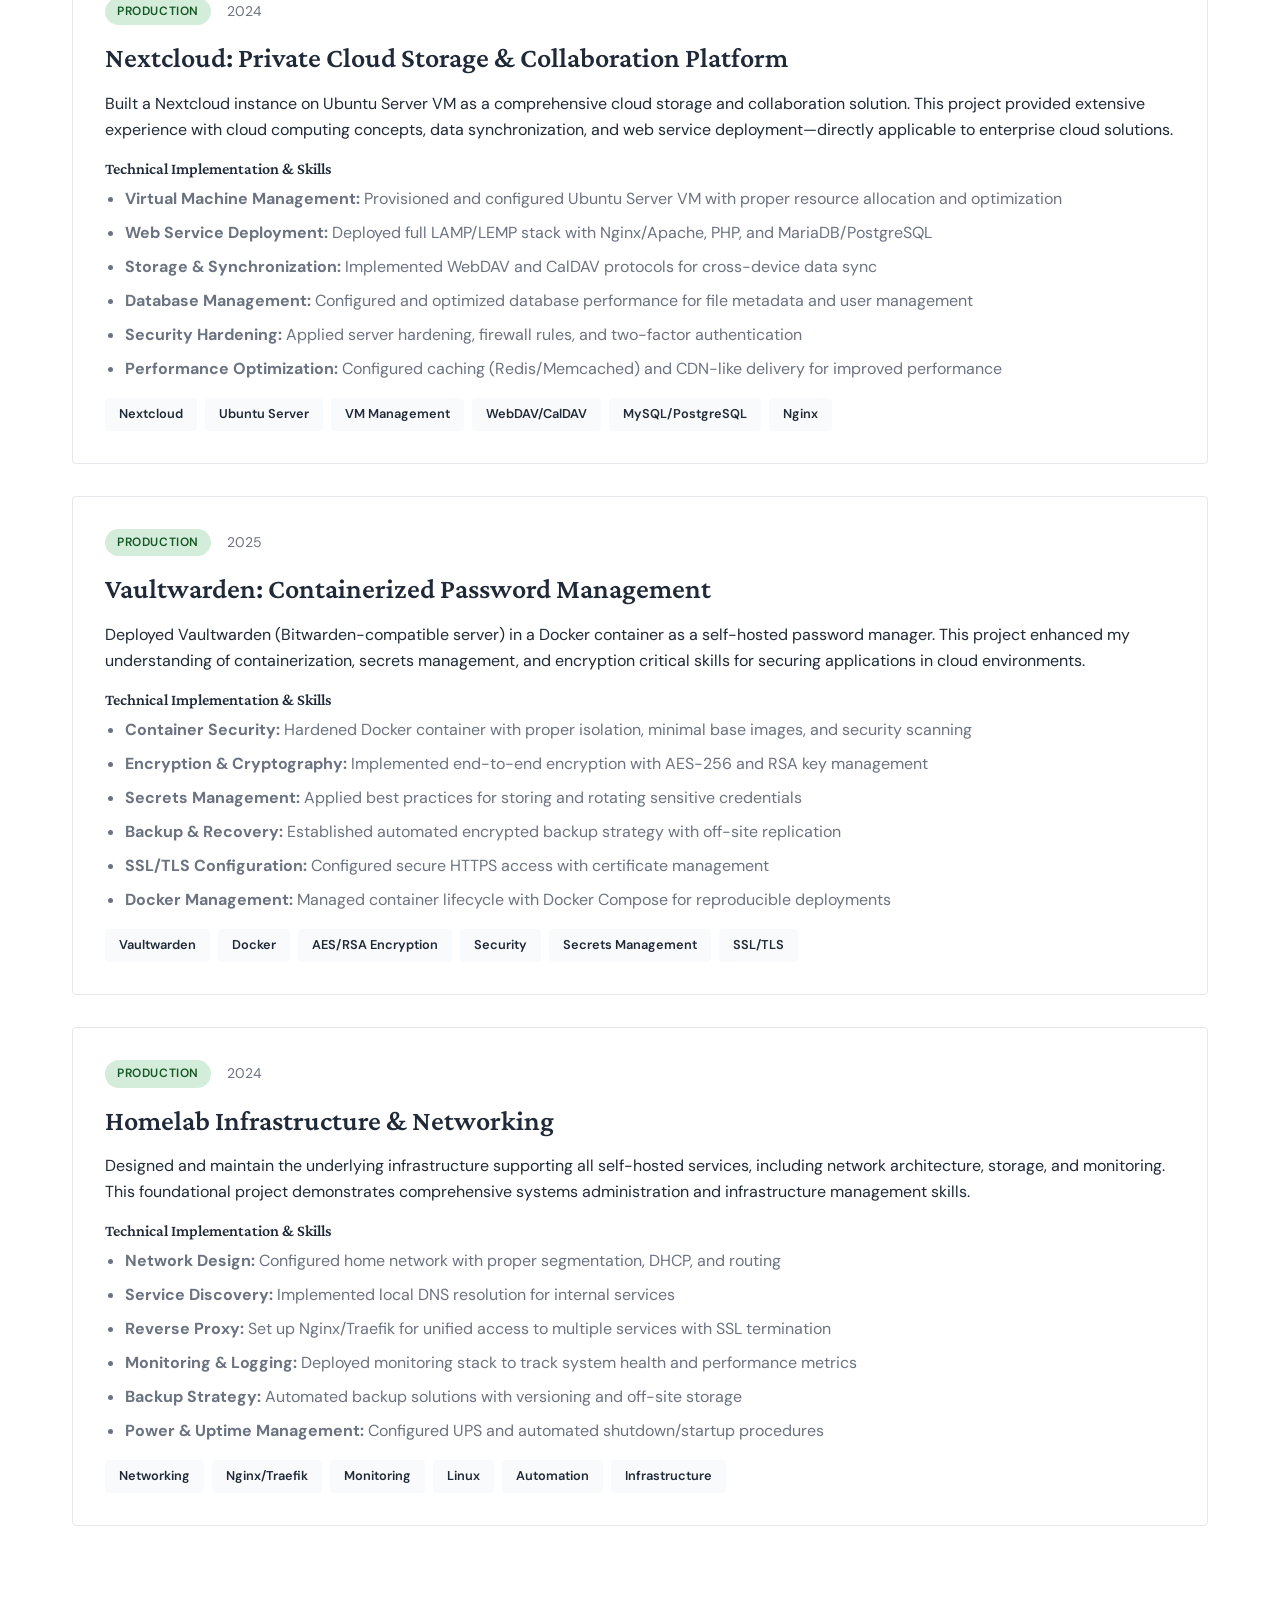
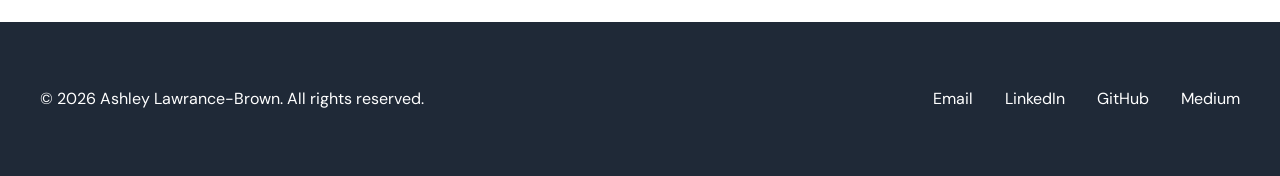
<file: public/projects.html>
<!DOCTYPE html>
<html lang="en">
<head>
    <meta charset="UTF-8">
    <meta name="viewport" content="width=device-width, initial-scale=1.0">
    <title>Projects | Ashley Lawrance-Brown</title>
    <meta name="description" content="Self-hosted infrastructure projects demonstrating cloud computing, containerization, network security, and service orchestration skills applicable to enterprise environments.">
    <meta property="og:type" content="website">
    <meta property="og:title" content="Projects | Ashley Lawrance-Brown">
    <meta property="og:description" content="Self-hosted infrastructure projects demonstrating cloud computing, containerization, network security, and service orchestration skills applicable to enterprise environments.">
    <meta property="og:url" content="https://www.alawrancebrown.com/projects">
    <meta property="og:image" content="https://www.alawrancebrown.com/assets/headshot.jpg">
    <meta name="twitter:card" content="summary">
    <link rel="icon" href="/assets/favicon.ico" sizes="any">
    <link rel="icon" type="image/png" sizes="32x32" href="/assets/favicon.png">
    <link rel="icon" type="image/png" sizes="16x16" href="/assets/favicon-16x16.png">
    <link rel="apple-touch-icon" href="/assets/apple-touch-icon.png">
    <link rel="manifest" href="/assets/site.webmanifest">
    <meta name="theme-color" content="#ffffff">
    <link rel="preconnect" href="https://fonts.googleapis.com">
    <link rel="preconnect" href="https://fonts.gstatic.com" crossorigin>
    <link href="https://fonts.googleapis.com/css2?family=Crimson+Pro:wght@300;400;600;700&family=DM+Sans:wght@400;500;700&display=swap" rel="stylesheet">
    <link rel="stylesheet" href="styles.css">
    <script src="script.js" defer></script>
</head>
<body>
    <nav class="main-nav">
        <div class="nav-container">
            <a href="/" class="logo">Ashley Lawrance-Brown</a>
            <button class="menu-toggle" type="button" aria-label="Toggle menu" aria-expanded="false" aria-controls="nav-links">&#9776;</button>
            <ul class="nav-links" id="nav-links">
                <li><a href="/">Home</a></li>
                <li><a href="/experience">Experience</a></li>
                <li><a href="/projects" class="active" aria-current="page">Projects</a></li>
                <li><a href="/certifications">Certifications</a></li>
            </ul>
        </div>
    </nav>

    <main class="projects-main">
        <section class="page-hero">
            <div class="page-hero-content">
                <span class="page-label">Featured Work</span>
                <h1 class="page-title">Projects</h1>
                <p class="page-subtitle">Self-hosted infrastructure projects demonstrating cloud computing, containerization, network security, and service orchestration skills applicable to enterprise environments.</p>
            </div>
        </section>

        <section class="projects-grid-section">

            <article class="project-card">
                <div class="project-header">
                    <div class="project-meta">
                        <span class="project-status status-live">Production</span>
                        <span class="project-year">2022</span>
                    </div>
                    <h2 class="project-title">Pi-Hole: Network-Wide DNS Security & Ad Blocking</h2>
                </div>
                <div class="project-body">
                    <p class="project-description">
                        Deployed Pi-Hole on Raspberry Pi 4 as a DNS-based ad blocker and network security layer. 
                        This project deepened my understanding of DNS architecture, caching strategies, network 
                        traffic filtering, fundamental concepts in cloud networking and security.
                    </p>
                    <div class="project-highlights">
                        <h3>Technical Implementation & Skills</h3>
                        <ul>
                            <li><strong>DNS Architecture:</strong> Configured custom DNS resolver with upstream servers and conditional forwarding (directly applicable to Route53/Azure DNS)</li>
                            <li><strong>Network Security:</strong> Implemented DNS-level filtering and blocklists for threat protection (similar to AWS Network Firewall/Azure Firewall DNS proxy)</li>
                            <li><strong>Performance Optimization:</strong> Tuned DNS caching and query handling to reduce latency across network</li>
                            <li><strong>Monitoring & Analytics:</strong> Built dashboards to track DNS queries, blocked domains, and network patterns</li>
                            <li><strong>High Availability:</strong> Configured redundant DNS servers for failover and reliability</li>
                        </ul>                        
                    </div>
                    <div class="project-tech">
                        <span class="tech-tag">Pi-Hole</span>
                        <span class="tech-tag">DNS</span>
                        <span class="tech-tag">Raspberry Pi</span>
                        <span class="tech-tag">Linux</span>
                        <span class="tech-tag">Network Security</span>
                        <span class="tech-tag">Monitoring</span>
                    </div>
                </div>
            </article>

            <article class="project-card">
                <div class="project-header">
                    <div class="project-meta">
                        <span class="project-status status-live">Production</span>
                        <span class="project-year">2024</span>
                    </div>
                    <h2 class="project-title">Jellyfin: Self-Hosted Media Streaming Platform</h2>
                </div>
                <div class="project-body">
                    <p class="project-description">
                        Built and maintain a Jellyfin media server for personal media streaming. This project provided 
                        hands-on experience with video encoding, transcoding pipelines, storage optimization, and 
                        content delivery core concepts used in cloud-based media services and CDNs.
                    </p>
                    <div class="project-highlights">
                        <h3>Technical Implementation & Skills</h3>
                        <ul>
                            <li><strong>Video Encoding & Transcoding:</strong> Implemented H.264 and H.265 encoding pipelines with hardware acceleration for efficient media processing</li>
                            <li><strong>Storage Architecture:</strong> Designed scalable storage solution with proper backup and retention policies</li>
                            <li><strong>Web Application:</strong> Gained experience with web frameworks (React/Angular-based interface) and RESTful APIs</li>
                            <li><strong>Client-Server Architecture:</strong> Managed multi-device streaming with adaptive bitrate delivery</li>
                            <li><strong>Performance Tuning:</strong> Optimized server resources for concurrent streaming sessions</li>
                        </ul>      
                    </div>
                    <div class="project-tech">
                        <span class="tech-tag">Jellyfin</span>
                        <span class="tech-tag">H.264/H.265</span>
                        <span class="tech-tag">FFmpeg</span>
                        <span class="tech-tag">React</span>
                        <span class="tech-tag">Storage</span>
                        <span class="tech-tag">Media Streaming</span>
                    </div>
                </div>
            </article>

            <article class="project-card">
                <div class="project-header">
                    <div class="project-meta">
                        <span class="project-status status-live">Production</span>
                        <span class="project-year">2024</span>
                    </div>
                    <h2 class="project-title">Nextcloud: Private Cloud Storage & Collaboration Platform</h2>
                </div>
                <div class="project-body">
                    <p class="project-description">
                        Built a Nextcloud instance on Ubuntu Server VM as a comprehensive cloud storage and collaboration 
                        solution. This project provided extensive experience with cloud computing concepts, data 
                        synchronization, and web service deployment—directly applicable to enterprise cloud solutions.
                    </p>
                    <div class="project-highlights">
                        <h3>Technical Implementation & Skills</h3>
                        <ul>
                            <li><strong>Virtual Machine Management:</strong> Provisioned and configured Ubuntu Server VM with proper resource allocation and optimization</li>
                            <li><strong>Web Service Deployment:</strong> Deployed full LAMP/LEMP stack with Nginx/Apache, PHP, and MariaDB/PostgreSQL</li>
                            <li><strong>Storage & Synchronization:</strong> Implemented WebDAV and CalDAV protocols for cross-device data sync</li>
                            <li><strong>Database Management:</strong> Configured and optimized database performance for file metadata and user management</li>
                            <li><strong>Security Hardening:</strong> Applied server hardening, firewall rules, and two-factor authentication</li>
                            <li><strong>Performance Optimization:</strong> Configured caching (Redis/Memcached) and CDN-like delivery for improved performance</li>
                        </ul>                       
                    </div>
                    <div class="project-tech">
                        <span class="tech-tag">Nextcloud</span>
                        <span class="tech-tag">Ubuntu Server</span>
                        <span class="tech-tag">VM Management</span>
                        <span class="tech-tag">WebDAV/CalDAV</span>
                        <span class="tech-tag">MySQL/PostgreSQL</span>
                        <span class="tech-tag">Nginx</span>
                    </div>
                </div>
            </article>

            <article class="project-card">
                <div class="project-header">
                    <div class="project-meta">
                        <span class="project-status status-live">Production</span>
                        <span class="project-year">2025</span>
                    </div>
                    <h2 class="project-title">Vaultwarden: Containerized Password Management</h2>
                </div>
                <div class="project-body">
                    <p class="project-description">
                        Deployed Vaultwarden (Bitwarden-compatible server) in a Docker container as a self-hosted 
                        password manager. This project enhanced my understanding of containerization, secrets management, 
                        and encryption critical skills for securing applications in cloud environments.
                    </p>
                    <div class="project-highlights">
                        <h3>Technical Implementation & Skills</h3>
                        <ul>
                            <li><strong>Container Security:</strong> Hardened Docker container with proper isolation, minimal base images, and security scanning</li>
                            <li><strong>Encryption & Cryptography:</strong> Implemented end-to-end encryption with AES-256 and RSA key management</li>
                            <li><strong>Secrets Management:</strong> Applied best practices for storing and rotating sensitive credentials</li>
                            <li><strong>Backup & Recovery:</strong> Established automated encrypted backup strategy with off-site replication</li>
                            <li><strong>SSL/TLS Configuration:</strong> Configured secure HTTPS access with certificate management</li>
                            <li><strong>Docker Management:</strong> Managed container lifecycle with Docker Compose for reproducible deployments</li>
                        </ul>
                    </div>
                    <div class="project-tech">
                        <span class="tech-tag">Vaultwarden</span>
                        <span class="tech-tag">Docker</span>
                        <span class="tech-tag">AES/RSA Encryption</span>
                        <span class="tech-tag">Security</span>
                        <span class="tech-tag">Secrets Management</span>
                        <span class="tech-tag">SSL/TLS</span>
                    </div>
                </div>
            </article>
            

            <article class="project-card">
                <div class="project-header">
                    <div class="project-meta">
                        <span class="project-status status-live">Production</span>
                        <span class="project-year">2024</span>
                    </div>
                    <h2 class="project-title">Homelab Infrastructure & Networking</h2>
                </div>
                <div class="project-body">
                    <p class="project-description">
                        Designed and maintain the underlying infrastructure supporting all self-hosted services, 
                        including network architecture, storage, and monitoring. This foundational project demonstrates 
                        comprehensive systems administration and infrastructure management skills.
                    </p>
                    <div class="project-highlights">
                        <h3>Technical Implementation & Skills</h3>
                        <ul>
                            <li><strong>Network Design:</strong> Configured home network with proper segmentation, DHCP, and routing</li>
                            <li><strong>Service Discovery:</strong> Implemented local DNS resolution for internal services</li>
                            <li><strong>Reverse Proxy:</strong> Set up Nginx/Traefik for unified access to multiple services with SSL termination</li>
                            <li><strong>Monitoring & Logging:</strong> Deployed monitoring stack to track system health and performance metrics</li>
                            <li><strong>Backup Strategy:</strong> Automated backup solutions with versioning and off-site storage</li>
                            <li><strong>Power & Uptime Management:</strong> Configured UPS and automated shutdown/startup procedures</li>
                        </ul>                       
                    </div>
                    <div class="project-tech">
                        <span class="tech-tag">Networking</span>
                        <span class="tech-tag">Nginx/Traefik</span>
                        <span class="tech-tag">Monitoring</span>
                        <span class="tech-tag">Linux</span>
                        <span class="tech-tag">Automation</span>
                        <span class="tech-tag">Infrastructure</span>
                    </div>
                </div>
            </article>           
        </section>
        
    </main>

    <footer class="main-footer">
        <div class="footer-content">
            <p>&copy; 2026 Ashley Lawrance-Brown. All rights reserved.</p>
            <div class="footer-links">
                <a data-email-user="ashleylawbrown" data-email-domain="gmail.com">Email</a>
                <a href="https://www.linkedin.com/in/ashley-lawrance-brown" target="_blank" rel="noopener noreferrer">LinkedIn</a>
                <a href="https://github.com/kinglawbro" target="_blank" rel="noopener noreferrer">GitHub</a>
                <a href="https://medium.com/@ashleylawbrown" target="_blank" rel="noopener noreferrer">Medium</a>
            </div>
        </div>
    </footer>

</body>
</html>
</file>
<file: public/styles.css>
/* ===== CSS VARIABLES ===== */
:root {
    /* Colors - Clean professional palette */
    --color-primary: #065F46;
    --color-primary-dark: #064e3b;
    --color-accent: #10B981;
    --color-dark: #1F2937;
    --color-text: #1F2937;
    --color-text-light: #6B7280;
    --color-bg: #FFFFFF;
    --color-bg-alt: #f9fafb;
    --color-border: #e5e7eb;
    --color-white: #FFFFFF;
    
    /* Typography */
    --font-display: 'Crimson Pro', serif;
    --font-serif: 'Crimson Pro', serif;
    --font-body: 'DM Sans', sans-serif;

    /* Font Sizes */
    --text-xs: 0.75rem;      /* 12px */
    --text-sm: 0.875rem;     /* 14px */
    --text-base: 1rem;       /* 16px */
    --text-lg: 1.125rem;     /* 18px */
    --text-xl: 1.25rem;      /* 20px */
    --text-2xl: 1.5rem;      /* 24px */
    --text-3xl: 1.875rem;    /* 30px */
    --text-4xl: 2.25rem;     /* 36px */
    --text-5xl: 3rem;        /* 48px */

    /* Line Heights */
    --leading-tight: 1.2;
    --leading-snug: 1.375;
    --leading-normal: 1.5;
    --leading-relaxed: 1.625;
    --leading-loose: 1.75;

    /* Spacing */
    --spacing-xs: 0.5rem;
    --spacing-sm: 1rem;
    --spacing-md: 2rem;
    --spacing-lg: 4rem;
    --spacing-xl: 6rem;
    
    /* Layout */
    --container-max: 1200px;
    --container-narrow: 800px;
    /* Side padding for full-width bands so their content lines up with container sections */
    --band-gutter: max(var(--spacing-md), calc((100% - var(--container-max)) / 2 + var(--spacing-md)));
    --border-radius: 4px;
    --radius-sm: 4px;
    --radius-lg: 8px;
    
    /* Transitions */
    --transition-fast: 0.2s ease;
    --transition-smooth: 0.4s cubic-bezier(0.4, 0, 0.2, 1);
}

/* ===== GLOBAL RESET & BASE ===== */
* {
    margin: 0;
    padding: 0;
    box-sizing: border-box;
}

html {
    scroll-behavior: smooth;
}

body {
    font-family: var(--font-body);
    font-size: var(--text-base);
    line-height: var(--leading-relaxed);
    color: var(--color-text);
    background-color: var(--color-bg);
    -webkit-font-smoothing: antialiased;
    -moz-osx-font-smoothing: grayscale;
}

/* ===== TYPOGRAPHY ===== */
h1, h2, h3, h4, h5, h6 {
    font-family: var(--font-display);
    font-weight: 600;
    line-height: var(--leading-tight);
    color: var(--color-dark);
    margin-bottom: var(--spacing-sm);
}

h1 {
    font-size: clamp(2.5rem, 5vw, 4rem);
    font-weight: 700;
}

h2 {
    font-size: clamp(2rem, 4vw, 3rem);
}

h3 {
    font-size: clamp(1.5rem, 3vw, 2rem);
}

h4 {
    font-size: var(--text-xl);
}

h5 {
    font-size: var(--text-lg);
}

h6 {
    font-size: var(--text-base);
    font-weight: 700;
}

p {
    margin-bottom: var(--spacing-sm);
    line-height: var(--leading-relaxed);
}

a {
    color: inherit;
    text-decoration: none;
    transition: color var(--transition-fast);
}

/* ===== NAVIGATION ===== */
.main-nav {
    position: sticky;
    top: 0;
    background: rgba(250, 250, 248, 0.95);
    backdrop-filter: blur(10px);
    border-bottom: 1px solid var(--color-border);
    z-index: 1000;
    animation: slideDown 0.5s ease;
}

@keyframes slideDown {
    from {
        transform: translateY(-100%);
        opacity: 0;
    }
    to {
        transform: translateY(0);
        opacity: 1;
    }
}

.nav-container {
    max-width: var(--container-max);
    margin: 0 auto;
    padding: var(--spacing-sm) var(--spacing-md);
    display: flex;
    justify-content: space-between;
    align-items: center;
}

.logo {
    font-family: var(--font-display);
    font-size: 1.5rem;
    font-weight: 700;
    color: var(--color-primary);
    letter-spacing: -0.02em;
}

.nav-links {
    display: flex;
    list-style: none;
    gap: var(--spacing-md);
}

.nav-links a {
    font-weight: 500;
    font-size: 0.95rem;
    color: var(--color-text-light);
    position: relative;
    padding: 0.5rem 0;
}

.nav-links a::after {
    content: '';
    position: absolute;
    bottom: 0;
    left: 0;
    width: 0;
    height: 2px;
    background: var(--color-primary);
    transition: width var(--transition-smooth);
}

.nav-links a:hover {
    color: var(--color-primary);
}

.nav-links a:hover::after {
    width: 100%;
}

.nav-links a.active {
    color: var(--color-primary);
    font-weight: 700;
}

.nav-links a.active::after {
    width: 100%;
    background: var(--color-primary);
}

.menu-toggle {
    display: none;
    background: none;
    border: none;
    font-size: 1.5rem;
    cursor: pointer;
    color: var(--color-text);
    padding: 0.5rem;
}

/* ===== HOME PAGE ===== */
.home-main {
    animation: fadeIn 0.8s ease;
}

@keyframes fadeIn {
    from { opacity: 0; }
    to { opacity: 1; }
}

/* Hero Section */
.hero {
    max-width: var(--container-max);
    margin: 0 auto;
    padding: var(--spacing-xl) var(--spacing-md);
    display: flex;
    justify-content: center;
    align-items: center;
    min-height: 80vh;
}

.hero-content {
    text-align: center;
    max-width: 800px;
}

.hero-avatar {
    margin: 0 auto var(--spacing-md);
    width: 150px;
    height: 150px;
    border-radius: 50%;
    overflow: hidden;
    border: 4px solid var(--color-primary);
    animation: slideUp 0.6s ease 0.1s backwards;
}

.hero-avatar img {
    width: 100%;
    height: 100%;
    object-fit: cover;
}

.hero-name {
    font-size: clamp(2.5rem, 6vw, 5rem);
    font-weight: 700;
    color: var(--color-dark);
    margin-bottom: var(--spacing-sm);
    line-height: var(--leading-tight);
    animation: slideUp 0.6s ease 0.2s backwards;
}

.hero-label {
    display: inline-block;
    font-size: 0.875rem;
    font-weight: 600;
    text-transform: uppercase;
    letter-spacing: 0.1em;
    color: var(--color-primary);
    margin-bottom: var(--spacing-sm);
    animation: slideUp 0.6s ease 0.3s backwards;
}

.hero-social-links {
    display: flex;
    gap: 1rem;
    justify-content: center;
    align-items: center;
    margin-bottom: var(--spacing-md);
    animation: slideUp 0.6s ease 0.4s backwards;
}

.hero-social-links a {
    display: flex;
    align-items: center;
    justify-content: center;
    width: 40px;
    height: 40px;
    border-radius: 50%;
    background: var(--color-bg-alt);
    color: var(--color-text);
    transition: all var(--transition-smooth);
    border: 2px solid transparent;
}

.hero-social-links a:hover {
    background: var(--color-primary);
    color: var(--color-white);
    border-color: var(--color-primary);
    transform: translateY(-3px);
    box-shadow: 0 4px 12px rgba(6, 95, 70, 0.3);
}

.hero-social-links svg {
    width: 20px;
    height: 20px;
}

@keyframes slideUp {
    from {
        transform: translateY(20px);
        opacity: 0;
    }
    to {
        transform: translateY(0);
        opacity: 1;
    }
}

.hero-description {
    font-size: var(--text-xl);
    line-height: var(--leading-relaxed);
    color: var(--color-text-light);
    margin: 0 auto;
    max-width: 700px;
    animation: slideUp 0.6s ease 0.5s backwards;
}


/* Experience Section */
.experience {
    max-width: var(--container-max);
    margin: 0 auto;
    padding: var(--spacing-xl) var(--spacing-md);
}

.section-label {
    display: inline-block;
    font-size: 0.75rem;
    font-weight: 700;
    text-transform: uppercase;
    letter-spacing: 0.15em;
    color: var(--color-primary);
    margin-bottom: var(--spacing-xs);
}

.section-title {
    margin-bottom: var(--spacing-lg);
}

.section-header {
    margin-bottom: var(--spacing-lg);
}

/* Timeline */
.timeline {
    --timeline-indent: var(--spacing-md);
    position: relative;
    padding-left: var(--timeline-indent);
}

.timeline::before {
    content: '';
    position: absolute;
    left: 0;
    top: 0;
    bottom: 0;
    width: 2px;
    background: var(--color-border);
}

.timeline-item {
    position: relative;
    margin-bottom: var(--spacing-lg);
}

/* Centred on the 2px timeline line */
.timeline-marker {
    position: absolute;
    left: calc(-1 * var(--timeline-indent) - 6px);
    top: 8px;
    width: 14px;
    height: 14px;
    background: var(--color-primary);
    border: 3px solid var(--color-bg);
    border-radius: 50%;
}

.timeline-content {
    background: var(--color-white);
    padding: var(--spacing-md);
    border-radius: var(--border-radius);
    border: 1px solid var(--color-border);
    transition: all var(--transition-smooth);
}

.timeline-content:hover {
    border-color: var(--color-primary);
    box-shadow: 0 8px 30px rgba(0, 0, 0, 0.08);
    transform: translateX(4px);
}

.timeline-meta {
    display: flex;
    flex-wrap: wrap;
    gap: 0.25rem var(--spacing-sm);
    margin-bottom: var(--spacing-xs);
}

.timeline-period {
    font-size: 0.875rem;
    font-weight: 600;
    color: var(--color-primary);
}

.timeline-type {
    font-size: 0.875rem;
    color: var(--color-text-light);
}

.timeline-role {
    font-size: 1.5rem;
    margin-bottom: 0.25rem;
}

.timeline-company {
    font-size: 1.125rem;
    color: var(--color-text-light);
    margin-bottom: var(--spacing-sm);
}

.timeline-highlights {
    margin: var(--spacing-sm) 0;
    padding-left: 1.25rem;
}

.timeline-highlights li {
    margin-bottom: 0.5rem;
    color: var(--color-text);
}

.timeline-tags {
    display: flex;
    flex-wrap: wrap;
    gap: 0.5rem;
    margin-top: var(--spacing-sm);
}

.tag {
    display: inline-block;
    padding: 0.25rem 0.75rem;
    font-size: 0.8rem;
    font-weight: 600;
    background: var(--color-bg-alt);
    color: var(--color-text);
    border-radius: 20px;
}

/* Skills Overview: full-width band */
.skills-overview {
    padding: var(--spacing-xl) var(--band-gutter);
    background: var(--color-bg-alt);
}

.skills-grid {
    display: grid;
    grid-template-columns: repeat(auto-fit, minmax(250px, 1fr));
    gap: var(--spacing-md);
}

.skill-category {
    background: var(--color-white);
    padding: var(--spacing-md);
    border-radius: var(--border-radius);
    text-align: center;
    transition: all var(--transition-smooth);
}

.skill-category:hover {
    transform: translateY(-8px);
    box-shadow: 0 12px 40px rgba(0, 0, 0, 0.1);
}

.skill-icon {
    margin-bottom: var(--spacing-sm);
    display: inline-flex;
    align-items: center;
    justify-content: center;
}

.skill-icon img {
    width: 48px;
    height: 48px;
    transition: transform 0.3s ease, color 0.3s ease;
}

.skill-category:hover .skill-icon img {
    transform: scale(1.15);
}

.skill-category h3 {
    font-size: 1.25rem;
    margin-bottom: 0.5rem;
}

.skill-category p {
    color: var(--color-text-light);
    font-size: 0.95rem;
    margin: 0;
}

/* ===== PAGE HERO ===== */
.page-hero {
    max-width: var(--container-max);
    margin: 0 auto;
    padding: var(--spacing-xl) var(--spacing-md) var(--spacing-lg);
    text-align: center;
    animation: fadeIn 0.8s ease;
}

.page-label {
    display: inline-block;
    font-size: 0.75rem;
    font-weight: 700;
    text-transform: uppercase;
    letter-spacing: 0.15em;
    color: var(--color-primary);
    margin-bottom: var(--spacing-xs);
}

.page-title {
    margin-bottom: var(--spacing-sm);
}

.page-subtitle {
    font-size: 1.25rem;
    color: var(--color-text-light);
    max-width: 700px;
    margin: 0 auto;
}

/* ===== ABOUT PAGE ===== */
.about-content {
    max-width: var(--container-max);
    margin: 0 auto;
    padding: var(--spacing-lg) var(--spacing-md);
}

.about-grid {
    display: grid;
    grid-template-columns: 2fr 1fr;
    gap: var(--spacing-lg);
}

.about-story h2 {
    margin-bottom: var(--spacing-md);
}

.story-text p {
    margin-bottom: var(--spacing-md);
    line-height: 1.8;
}

.about-sidebar {
    display: flex;
    flex-direction: column;
    gap: var(--spacing-md);
}

.sidebar-card {
    background: var(--color-white);
    padding: var(--spacing-md);
    border-radius: var(--border-radius);
    border: 1px solid var(--color-border);
}

.sidebar-card h3 {
    font-size: 1.125rem;
    margin-bottom: var(--spacing-sm);
    color: var(--color-primary);
}

.fact-list {
    list-style: none;
}

.fact-list li {
    display: flex;
    justify-content: space-between;
    padding: 0.75rem 0;
    border-bottom: 1px solid var(--color-border);
}

.fact-list li:last-child {
    border-bottom: none;
}

.fact-label {
    font-weight: 600;
    color: var(--color-text);
}

.fact-value {
    color: var(--color-text-light);
}

.learning-list {
    list-style: none;
}

.learning-list li {
    padding: 0.5rem 0;
    padding-left: 1.5rem;
    position: relative;
}

.learning-list li::before {
    content: '→';
    position: absolute;
    left: 0;
    color: var(--color-primary);
    font-weight: 700;
}

/* Philosophy Section */
.philosophy {
    background: var(--color-bg-alt);
    padding: var(--spacing-xl) var(--band-gutter);
    margin-top: var(--spacing-lg);
}

.philosophy-content {
    max-width: var(--container-max);
    margin: 0 auto;
}

.principles-grid {
    display: grid;
    grid-template-columns: repeat(auto-fit, minmax(300px, 1fr));
    gap: var(--spacing-md);
    margin-top: var(--spacing-lg);
}

.principle {
    background: var(--color-white);
    padding: var(--spacing-md);
    border-radius: var(--border-radius);
    transition: all var(--transition-smooth);
}

.principle:hover {
    transform: translateY(-4px);
    box-shadow: 0 12px 40px rgba(0, 0, 0, 0.1);
}

.principle-number {
    font-family: var(--font-display);
    font-size: 2.5rem;
    font-weight: 700;
    color: var(--color-accent);
    opacity: 0.5;
    margin-bottom: var(--spacing-xs);
}

.principle h3 {
    font-size: 1.25rem;
    margin-bottom: var(--spacing-sm);
}

.principle p {
    color: var(--color-text-light);
    margin: 0;
}

/* ===== PROJECTS PAGE ===== */
.projects-grid-section {
    max-width: var(--container-max);
    margin: 0 auto;
    padding: var(--spacing-lg) var(--spacing-md);
}

.project-card {
    background: var(--color-white);
    border: 1px solid var(--color-border);
    border-radius: var(--border-radius);
    padding: var(--spacing-md);
    margin-bottom: var(--spacing-md);
    transition: all var(--transition-smooth);
}

.project-card:hover {
    border-color: var(--color-primary);
    box-shadow: 0 12px 40px rgba(0, 0, 0, 0.1);
    transform: translateY(-4px);
}

.project-card.featured {
    border-width: 2px;
    border-color: var(--color-primary);
}

.project-header {
    margin-bottom: var(--spacing-sm);
}

.project-meta {
    display: flex;
    gap: var(--spacing-sm);
    margin-bottom: var(--spacing-sm);
}

.project-status {
    display: inline-block;
    padding: 0.25rem 0.75rem;
    font-size: 0.75rem;
    font-weight: 600;
    border-radius: 20px;
    text-transform: uppercase;
    letter-spacing: 0.05em;
}

.status-live {
    background: #d4edda;
    color: #155724;
}

.status-completed {
    background: #d1ecf1;
    color: #0c5460;
}

.status-archived {
    background: #f8d7da;
    color: #721c24;
}

.project-year {
    font-size: 0.875rem;
    color: var(--color-text-light);
    align-self: center;
}

.project-title {
    font-size: 1.75rem;
    margin-bottom: var(--spacing-sm);
}

.project-description {
    color: var(--color-text);
    margin-bottom: var(--spacing-sm);
}

.project-highlights {
    margin: var(--spacing-sm) 0;
}

.project-highlights h3 {
    font-size: 1rem;
    margin-bottom: 0.5rem;
}

.project-highlights ul {
    padding-left: 1.25rem;
}

.project-highlights li {
    margin-bottom: 0.5rem;
    color: var(--color-text-light);
}

.project-tech {
    display: flex;
    flex-wrap: wrap;
    gap: 0.5rem;
    margin-top: var(--spacing-sm);
}

.tech-tag {
    display: inline-block;
    padding: 0.375rem 0.875rem;
    font-size: 0.8rem;
    font-weight: 600;
    background: var(--color-bg-alt);
    color: var(--color-text);
    border-radius: 4px;
}

/* ===== CERTIFICATIONS PAGE ===== */
.certifications-content {
    max-width: var(--container-max);
    margin: 0 auto;
    padding: var(--spacing-lg) var(--spacing-md);
}

.certs-grid {
    display: grid;
    gap: var(--spacing-md);
}

.cert-card {
    background: var(--color-white);
    border: 1px solid var(--color-border);
    border-radius: var(--border-radius);
    padding: var(--spacing-md);
    display: grid;
    grid-template-columns: auto 1fr;
    gap: var(--spacing-md);
    transition: all var(--transition-smooth);
}

.cert-card:hover {
    border-color: var(--color-primary);
    box-shadow: 0 12px 40px rgba(0, 0, 0, 0.1);
    transform: translateY(-4px);
}

.cert-card.premium {
    border-width: 2px;
    border-color: var(--color-primary);
}

.cert-badge {
    width: 80px;
    height: 80px;
    border-radius: 50%;
    background: linear-gradient(135deg, var(--color-primary) 0%, var(--color-accent) 100%);
    display: flex;
    align-items: center;
    justify-content: center;
    flex-shrink: 0;
}

.badge-icon {
    font-size: 2.5rem;
    display: flex;
    align-items: center;
    justify-content: center;
}

.badge-icon img {
    width: 48px;
    height: 48px;
    filter: brightness(0) invert(1);
}

.cert-title {
    font-size: 1.5rem;
    margin-bottom: 0.25rem;
}

.cert-issuer {
    font-size: 1rem;
    color: var(--color-primary);
    font-weight: 600;
    margin-bottom: var(--spacing-sm);
}

.cert-details {
    display: flex;
    flex-wrap: wrap;
    gap: 0.25rem var(--spacing-md);
    margin-bottom: var(--spacing-sm);
}

.cert-date,
.cert-validity {
    font-size: 0.875rem;
    color: var(--color-text-light);
}

.cert-description {
    margin-bottom: var(--spacing-sm);
}

.cert-skills {
    display: flex;
    flex-wrap: wrap;
    gap: 0.5rem;
}

.skill-pill {
    display: inline-block;
    padding: 0.375rem 0.875rem;
    font-size: 0.8rem;
    font-weight: 600;
    background: var(--color-bg-alt);
    color: var(--color-text);
    border-radius: 20px;
}

/* Learning Section: full-width band */
.learning-section {
    padding: var(--spacing-xl) var(--band-gutter);
    background: var(--color-bg-alt);
}

.learning-content {
    max-width: var(--container-max);
    margin: 0 auto;
}

.learning-header {
    text-align: center;
    margin-bottom: var(--spacing-lg);
}

.learning-header .section-label {
    display: block;
    margin-bottom: var(--spacing-xs);
}

.learning-header .section-title {
    font-family: var(--font-serif);
    font-size: 2.5rem;
    font-weight: 600;
    color: var(--color-text);
    margin-bottom: var(--spacing-sm);
}

.learning-header .section-description {
    font-size: 1.125rem;
    color: var(--color-text-light);
    max-width: 600px;
    margin: 0 auto;
}

.learning-grid {
    display: grid;
    grid-template-columns: repeat(auto-fit, minmax(280px, 1fr));
    gap: var(--spacing-md);
    margin-top: var(--spacing-lg);
}

.learning-card {
    background: var(--color-bg);
    border: 1px solid var(--color-border);
    border-radius: var(--radius-lg);
    padding: var(--spacing-lg);
    transition: all 0.3s ease;
    position: relative;
    display: flex;
    flex-direction: column;
}

.learning-card:hover {
    transform: translateY(-4px);
    box-shadow: 0 12px 24px rgba(0, 0, 0, 0.12);
    border-color: var(--color-primary);
}

.learning-icon {
    margin-bottom: var(--spacing-md);
    display: inline-flex;
    align-items: center;
    justify-content: center;
}

.learning-icon img {
    width: 48px;
    height: 48px;
    transition: transform 0.3s ease, color 0.3s ease;
}

.learning-card:hover .learning-icon img {
    transform: scale(1.1);
}

.learning-title {
    font-family: var(--font-serif);
    font-size: 1.25rem;
    font-weight: 600;
    color: var(--color-text);
    margin-bottom: var(--spacing-sm);
    line-height: 1.3;
}

.learning-description {
    font-size: 0.9375rem;
    color: var(--color-text-light);
    line-height: 1.6;
    flex-grow: 1;
    margin-bottom: var(--spacing-md);
}

.learning-status {
    display: inline-block;
    font-size: 0.75rem;
    font-weight: 700;
    text-transform: uppercase;
    letter-spacing: 0.1em;
    color: var(--color-primary);
    background: rgba(6, 95, 70, 0.1);
    padding: 0.375rem 0.75rem;
    border-radius: var(--radius-sm);
    align-self: flex-start;
}

/* ===== FOOTER ===== */
.main-footer {
    background: var(--color-dark);
    color: var(--color-bg);
    padding: var(--spacing-lg) var(--spacing-md);
}

.footer-content {
    max-width: var(--container-max);
    margin: 0 auto;
    display: flex;
    justify-content: space-between;
    align-items: center;
    gap: var(--spacing-sm) var(--spacing-md);
}

.footer-content p {
    margin: 0;
}

.footer-links {
    display: flex;
    flex-wrap: wrap;
    justify-content: center;
    gap: var(--spacing-xs) var(--spacing-md);
}

.footer-links a {
    color: var(--color-bg);
    transition: color var(--transition-fast);
}

.footer-links a:hover {
    color: var(--color-accent);
}

/* ===== RESPONSIVE ===== */
@media (max-width: 768px) {
    :root {
        --spacing-xl: 3rem;
        --spacing-lg: 2rem;
    }
    
    .nav-links {
        gap: var(--spacing-sm);
    }
    
    .nav-links a {
        font-size: var(--text-sm);
    }
    
    .hero {
        padding: var(--spacing-lg) var(--spacing-md);
    }
    
    .about-grid {
        grid-template-columns: 1fr;
    }
    
    .principles-grid {
        grid-template-columns: 1fr;
    }
    
    .skills-grid {
        grid-template-columns: 1fr;
    }
    
    .footer-content {
        flex-direction: column;
        text-align: center;
    }

    .timeline {
        --timeline-indent: 1.25rem;
    }

    .timeline-content {
        padding: var(--spacing-sm);
    }

    .timeline-content:hover {
        transform: none;
    }

    .timeline-role {
        font-size: 1.25rem;
    }

    .cert-card {
        grid-template-columns: 1fr;
        text-align: center;
    }

    .cert-badge {
        margin: 0 auto;
    }

    .cert-details,
    .cert-skills {
        justify-content: center;
    }

    .learning-header .section-title {
        font-size: 2rem;
    }

    .learning-grid {
        grid-template-columns: 1fr;
    }

    .learning-card {
        padding: var(--spacing-md);
    }

    /* Mobile menu */
    .menu-toggle {
        display: block;
    }

    .nav-links {
        position: absolute;
        top: 100%;
        left: 0;
        right: 0;
        background: var(--color-bg);
        flex-direction: column;
        padding: var(--spacing-sm);
        box-shadow: 0 4px 12px rgba(0, 0, 0, 0.1);
        opacity: 0;
        visibility: hidden;
        transform: translateY(-10px);
        transition: all 0.3s ease;
    }

    .nav-links.active {
        opacity: 1;
        visibility: visible;
        transform: translateY(0);
    }

    .nav-links li {
        margin: 0;
    }

    .nav-links a {
        display: block;
        padding: var(--spacing-sm);
    }
}

/* ===== INTERACTION EFFECTS ===== */
.reveal {
    opacity: 0;
    transform: translateY(20px);
    transition: opacity 0.6s ease, transform 0.6s ease;
}

.reveal.is-visible {
    opacity: 1;
    transform: translateY(0);
}

.timeline-marker {
    transition: transform 0.3s ease;
}

.timeline-item:hover .timeline-marker {
    transform: scale(1.3);
}

.tag,
.tech-tag,
.skill-pill {
    transition: transform 0.2s ease;
}

.tag:hover,
.tech-tag:hover,
.skill-pill:hover {
    transform: scale(1.05);
}

/* Show cards that haven't been scrolled into view when printing or saving as PDF */
@media print {
    .reveal {
        opacity: 1;
        transform: none;
    }
}

/* Keyboard focus visibility */
a:focus-visible,
button:focus-visible {
    outline: 2px solid var(--color-primary);
    outline-offset: 3px;
}

/* ===== REDUCED MOTION ===== */
@media (prefers-reduced-motion: reduce) {
    *,
    *::before,
    *::after {
        animation-duration: 0.01ms !important;
        animation-iteration-count: 1 !important;
        transition-duration: 0.01ms !important;
        scroll-behavior: auto !important;
    }
}

/* Keep hyphenated names on one line */
.no-wrap {
    white-space: nowrap;
}
</file>
